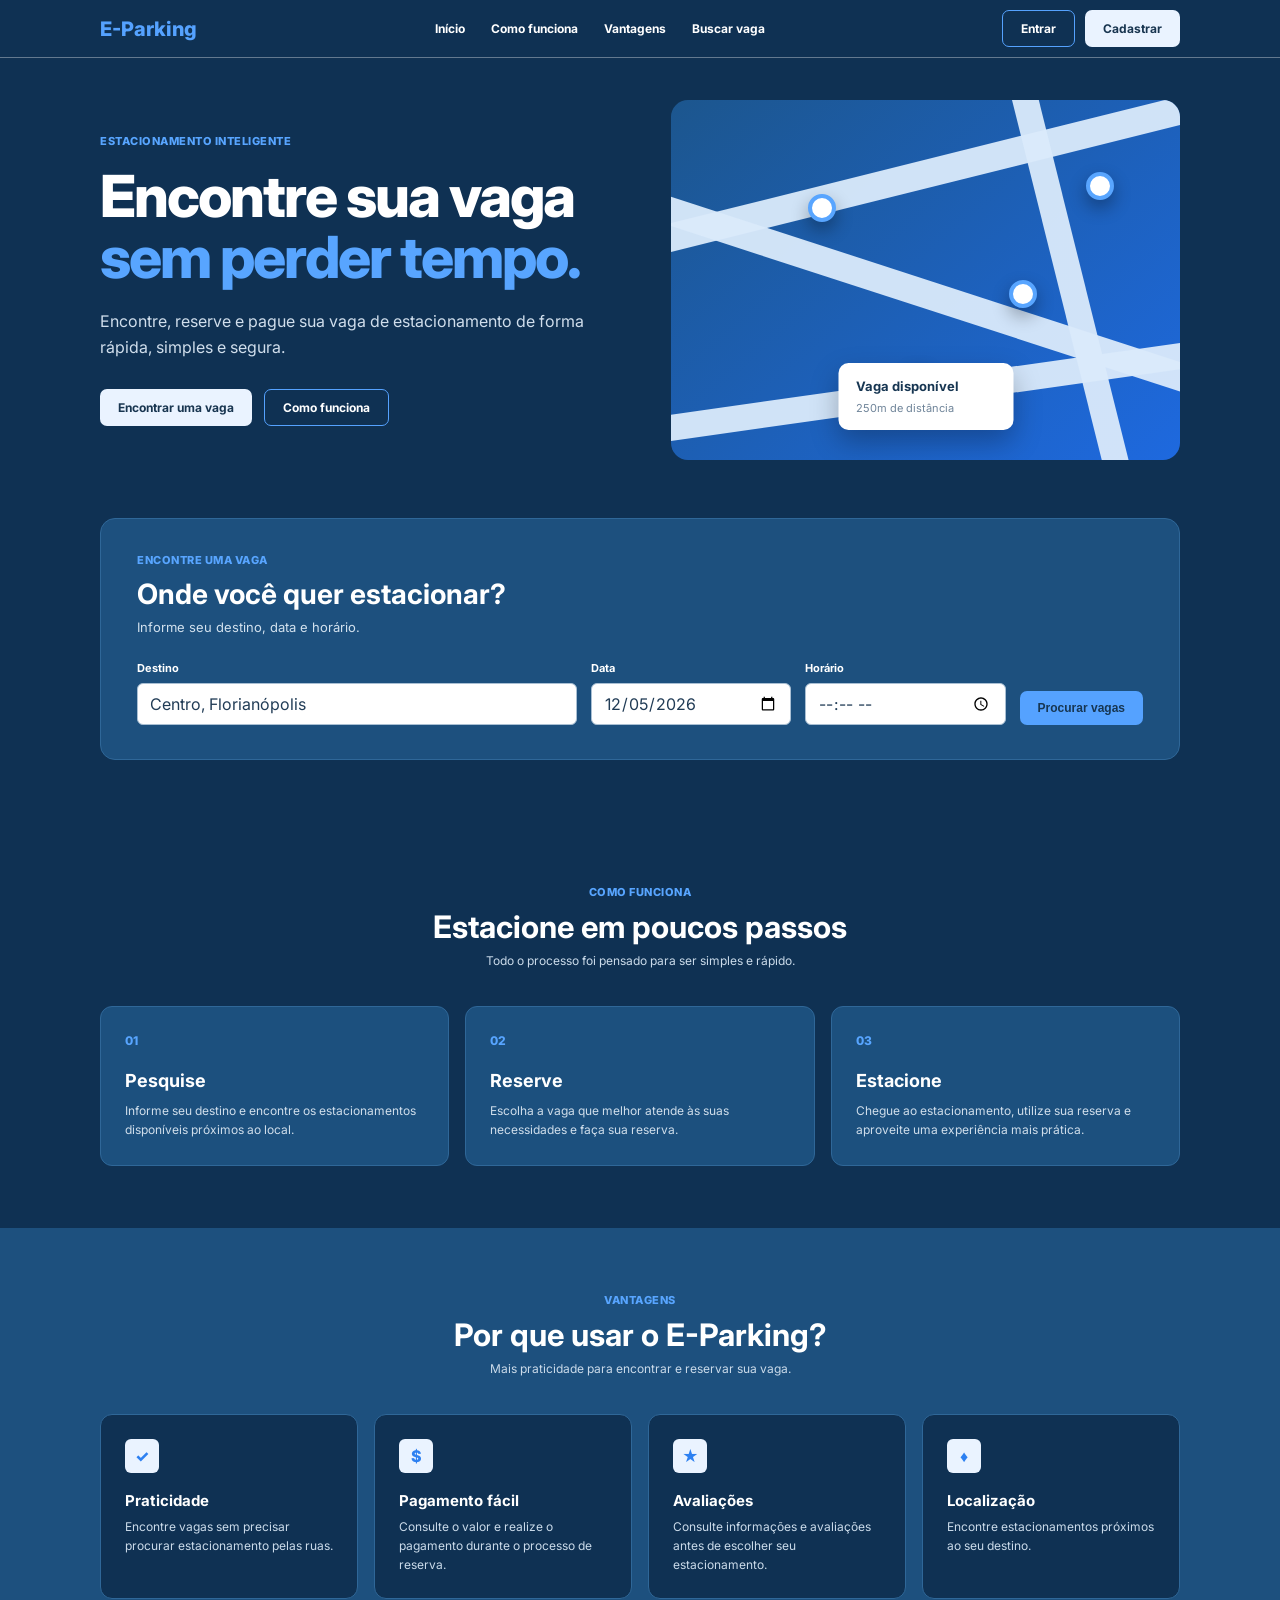
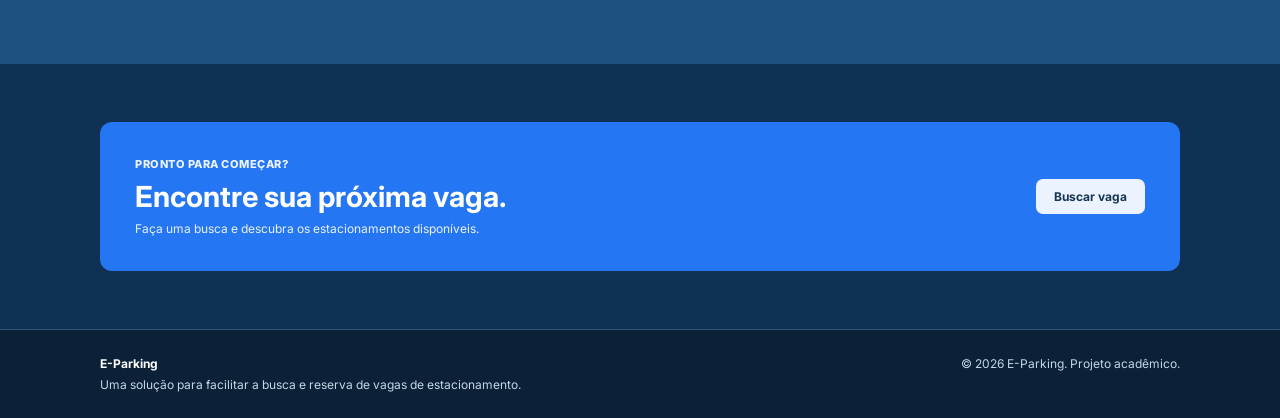
<file: drivers_landing_page/index.html>
<!DOCTYPE html>
<html lang="pt-BR">
<head>
<meta charset="UTF-8">
<meta name="viewport" content="width=device-width,initial-scale=1.0">
<title>E-Parking | Estacione de forma inteligente</title>
<link rel="preconnect" href="https://fonts.googleapis.com">
<link rel="preconnect" href="https://fonts.gstatic.com" crossorigin>
<link href="https://fonts.googleapis.com/css2?family=Inter:wght@400;500;600;700;800&display=swap" rel="stylesheet">
<link rel="stylesheet" href="static/css/index.css">
<link rel="stylesheet" href="static/css/feedback.css">
</head>
<body>
<header class="site-header">
  <div class="container">
    <a class="brand" href="index.html">E-Parking</a>
    <nav class="main-nav">
      <a href="#inicio">Início</a><a href="#como">Como funciona</a><a href="#vantagens">Vantagens</a><a href="#buscar">Buscar vaga</a>
    </nav>
    <div class="main-actions" id="sessionLinks">
      <a class="btn btn-outline" href="pages/login/login.html">Entrar</a>
      <a class="btn btn-light" href="pages/register/register.html">Cadastrar</a>
    </div>
  </div>
</header>

<main>
<section class="hero" id="inicio">
  <div class="container hero-grid">
    <div>
      <div class="eyebrow">Estacionamento inteligente</div>
      <h1>Encontre sua vaga <span>sem perder tempo.</span></h1>
      <p>Encontre, reserve e pague sua vaga de estacionamento de forma rápida, simples e segura.</p>
      <div class="hero-buttons">
        <a class="btn btn-light" href="#buscar">Encontrar uma vaga</a>
        <a class="btn btn-outline" href="#como">Como funciona</a>
      </div>
    </div>
    <div class="hero-map">
      <i class="road r1"></i><i class="road r2"></i><i class="road r3"></i><i class="road r4"></i>
      <i class="pin p1"></i><i class="pin p2"></i><i class="pin p3"></i><i class="pin p4"></i>
      <div class="map-card"><b>Vaga disponível</b><span>250m de distância</span></div>
    </div>
  </div>
</section>

<section class="search-wrap" id="buscar">
  <div class="container">
    <div class="search-card">
      <div class="eyebrow">Encontre uma vaga</div>
      <h2>Onde você quer estacionar?</h2>
      <p>Informe seu destino, data e horário.</p>
      <form class="search-grid" id="searchForm" novalidate>
        <div class="field dest"><label for="destination">Destino</label><input id="destination" value="Centro, Florianópolis" placeholder="Bairro, rua ou ponto de referência"></div>
        <div class="field"><label for="date">Data</label><input type="date" id="date"></div>
        <div class="field"><label for="time">Horário</label><input type="time" id="time"></div>
        <button class="btn btn-blue" type="submit">Procurar vagas</button>
      </form>
    </div>
  </div>
</section>

<section class="steps" id="como">
  <div class="container">
    <div class="section-head"><span class="eyebrow">Como funciona</span><h2>Estacione em poucos passos</h2><p>Todo o processo foi pensado para ser simples e rápido.</p></div>
    <div class="cards3">
      <article class="step-card"><div class="num">01</div><h3>Pesquise</h3><p>Informe seu destino e encontre os estacionamentos disponíveis próximos ao local.</p></article>
      <article class="step-card"><div class="num">02</div><h3>Reserve</h3><p>Escolha a vaga que melhor atende às suas necessidades e faça sua reserva.</p></article>
      <article class="step-card"><div class="num">03</div><h3>Estacione</h3><p>Chegue ao estacionamento, utilize sua reserva e aproveite uma experiência mais prática.</p></article>
    </div>
  </div>
</section>

<section class="benefits" id="vantagens">
  <div class="container">
    <div class="section-head"><span class="eyebrow">Vantagens</span><h2>Por que usar o E-Parking?</h2><p>Mais praticidade para encontrar e reservar sua vaga.</p></div>
    <div class="cards4">
      <article class="benefit-card"><div class="icon-box">✓</div><h3>Praticidade</h3><p>Encontre vagas sem precisar procurar estacionamento pelas ruas.</p></article>
      <article class="benefit-card"><div class="icon-box">$</div><h3>Pagamento fácil</h3><p>Consulte o valor e realize o pagamento durante o processo de reserva.</p></article>
      <article class="benefit-card"><div class="icon-box">★</div><h3>Avaliações</h3><p>Consulte informações e avaliações antes de escolher seu estacionamento.</p></article>
      <article class="benefit-card"><div class="icon-box">♦</div><h3>Localização</h3><p>Encontre estacionamentos próximos ao seu destino.</p></article>
    </div>
  </div>
</section>

<section class="cta"><div class="container"><div class="cta-box"><div><div class="eyebrow">Pronto para começar?</div><h2>Encontre sua próxima vaga.</h2><p>Faça uma busca e descubra os estacionamentos disponíveis.</p></div><a class="btn btn-light" href="#buscar">Buscar vaga</a></div></div></section>
</main>

<footer class="footer"><div class="container"><div><strong>E-Parking</strong><span>Uma solução para facilitar a busca e reserva de vagas de estacionamento.</span></div><div>© 2026 E-Parking. Projeto acadêmico.</div></div></footer>

<script src="static/js/storage.js"></script>
<script src="static/js/validation.js"></script>
<script src="static/js/index.js"></script>
</body>
</html>
</file>
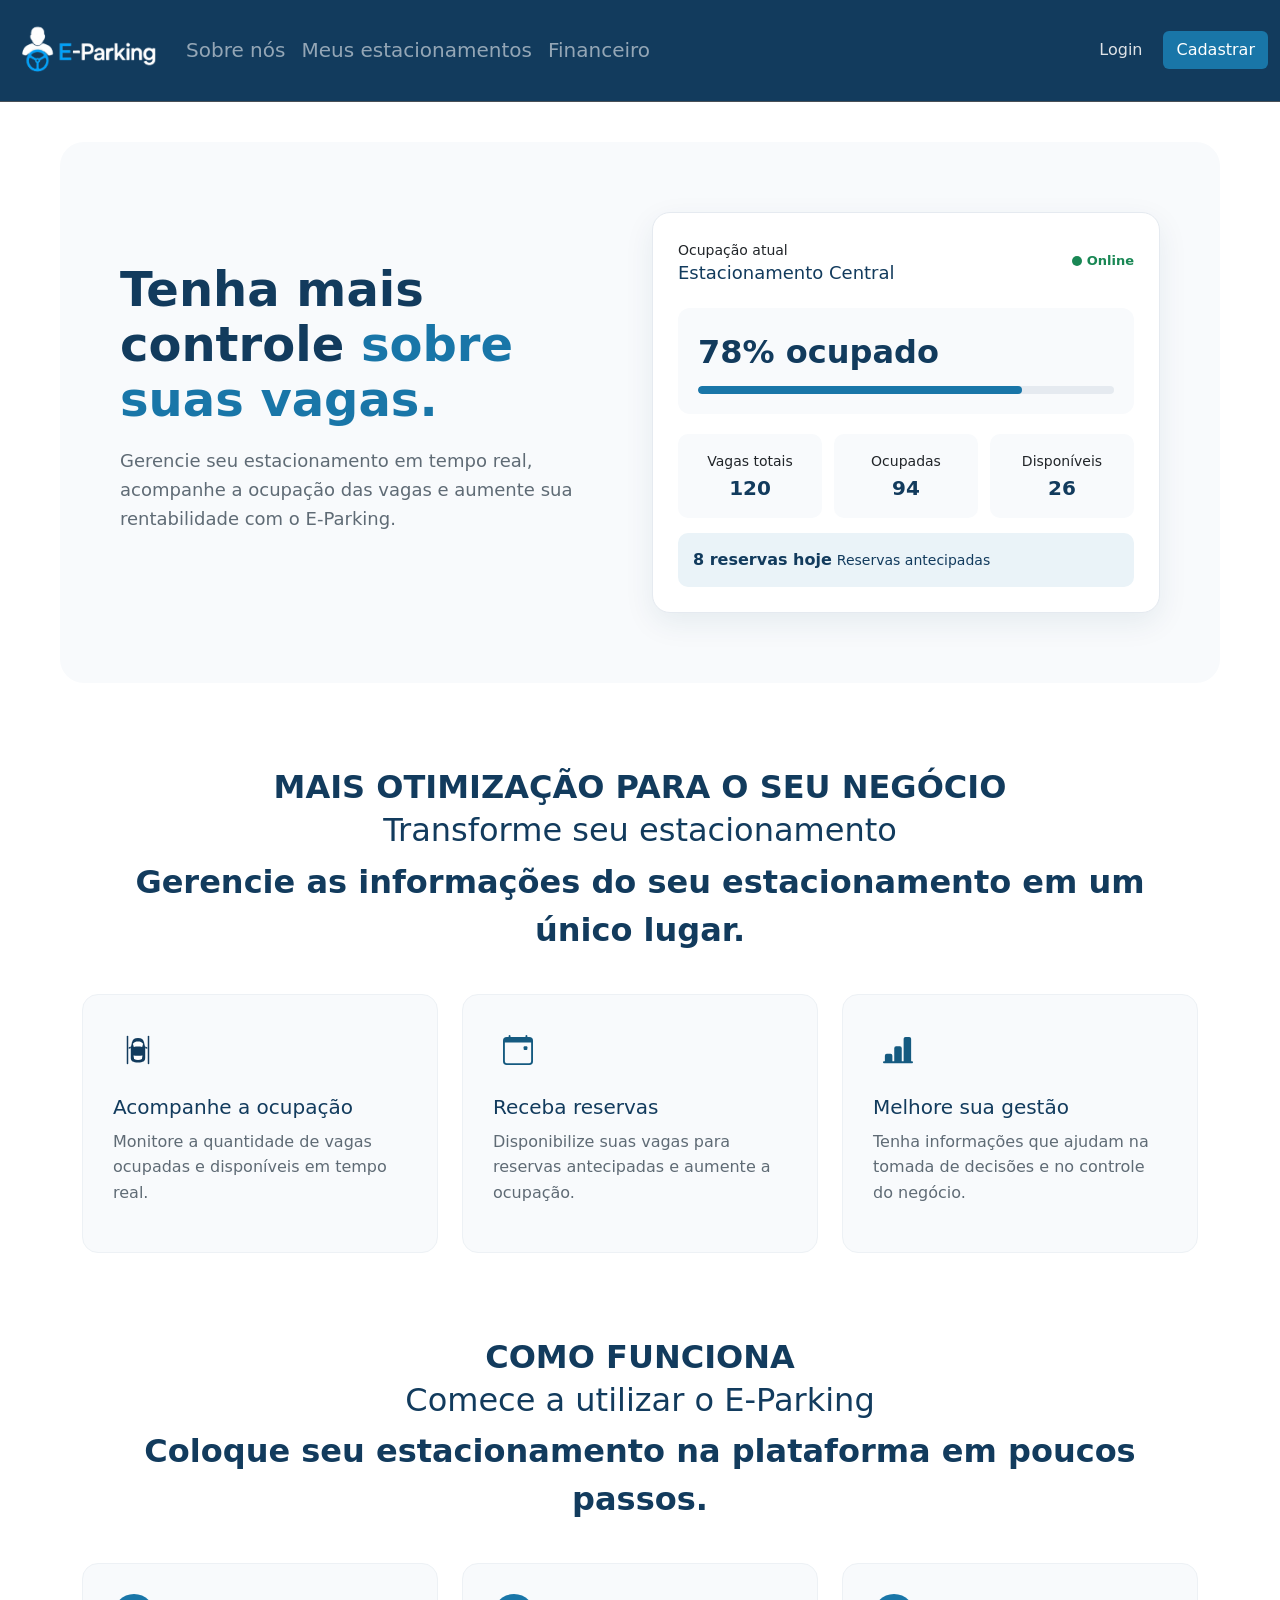
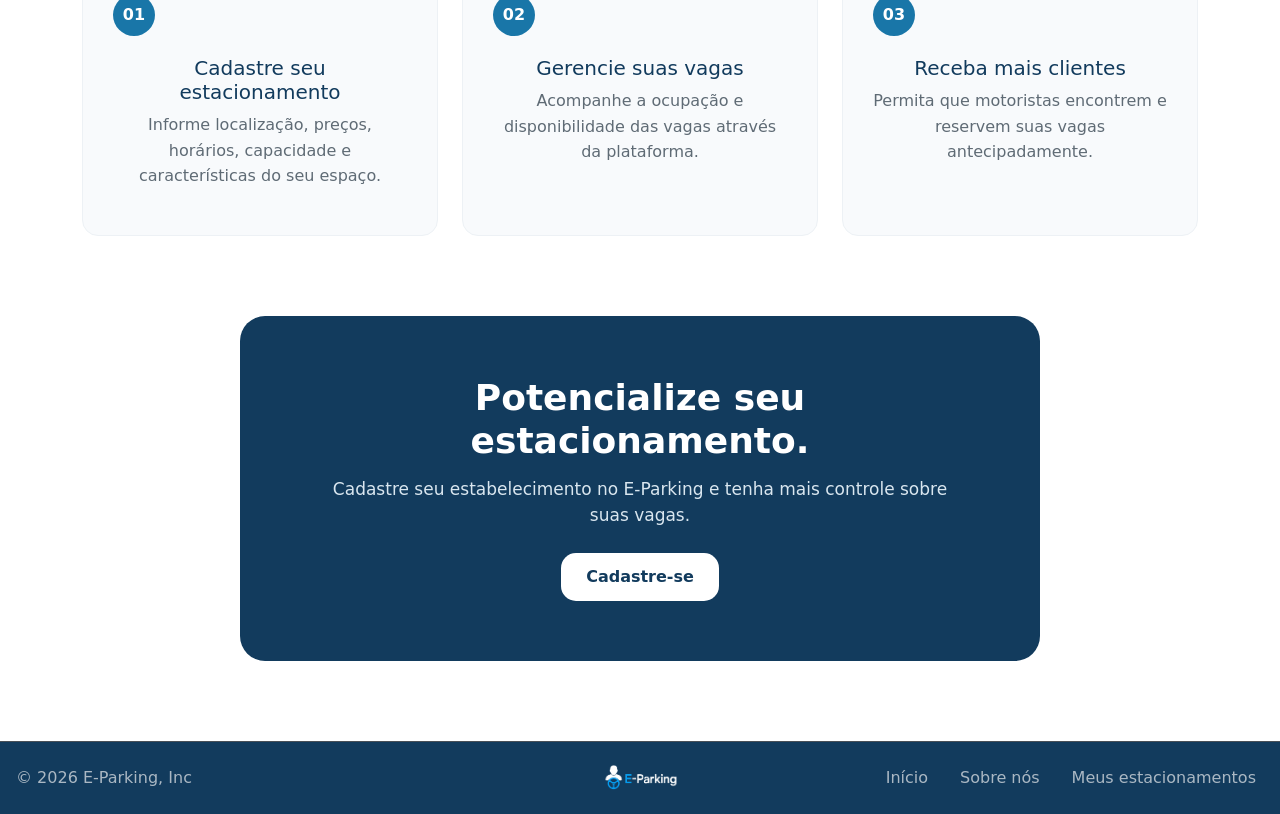
<file: owners_landing_page/index.html>
<!doctype html>
<html lang="pt-br">
  <head>
    <meta charset="UTF-8" />
    <meta name="viewport" content="width=device-width, initial-scale=1.0" />

    <!-- Css -->

    <link rel="stylesheet" href="static\css\index.css" />
    <link rel="stylesheet" href="static/css/navbar.css" />
    <link rel="stylesheet" href="static/css/responsivity.css" />
    <link rel="stylesheet" href="static/css/font.css" />
    <link rel="stylesheet" href="static/css/footer.css" />

    <link
      rel="shortcut icon"
      href="./static/images/icone.png"
      type="image/x-icon"
    />

    <link
      href="https://cdn.jsdelivr.net/npm/bootstrap@5.3.8/dist/css/bootstrap.min.css"
      rel="stylesheet"
      integrity="sha384-sRIl4kxILFvY47J16cr9ZwB07vP4J8+LH7qKQnuqkuIAvNWLzeN8tE5YBujZqJLB"
      crossorigin="anonymous"
    />

    <!-- fonts -->
    <link rel="preconnect" href="https://fonts.googleapis.com" />
    <link rel="preconnect" href="https://fonts.gstatic.com" crossorigin />
    <link
      href="https://fonts.googleapis.com/css2?family=Inter:ital,opsz,wght@0,14..32,100..900;1,14..32,100..900&display=swap"
      rel="stylesheet"
    />

    <title>E-Parking Florianópolis</title>
  </head>
  <body>
    <!-- Header -->
    <header>
      <custom-navbar
        logo="./static/images/icone_e_parking.png"
        cssSrc="static/css/navbar.css"
        active="inicio"
      ></custom-navbar>
    </header>

    <!-- Conteudo principal -->
    <main id="main_container">
      <!-- HERO -->
      <section id="hero">
        <div class="row align-items-center min-vh-75">
          <!-- bloco de informaçoes -->
          <div class="col-lg-6">
            <h1>
              Tenha mais controle
              <span>sobre suas vagas.</span>
            </h1>

            <p class="hero-description">
              Gerencie seu estacionamento em tempo real, acompanhe a ocupação
              das vagas e aumente sua rentabilidade com o E-Parking.
            </p>
          </div>
          <!-- bloco exemplo de gestão-->
          <div class="col-lg-6">
            <div class="card_container">
              <div class="card_header">
                <div>
                  <small>Ocupação atual</small>
                  <h3>Estacionamento Central</h3>
                </div>
                <span class="online-status">
                  <svg
                    xmlns="http://www.w3.org/2000/svg"
                    width="10"
                    height="10"
                    fill="currentColor"
                    class="bi bi-circle-fill"
                    viewBox="0 0 16 16"
                  >
                    <circle cx="8" cy="8" r="8" />
                  </svg>
                  Online
                </span>
              </div>
              <div class="lotacao">
                <div class="numero_lotacao">
                  <strong>78%</strong>
                  <span>ocupado</span>
                </div>
                <div class="barra_lotacao">
                  <div class="prog_lotacao"></div>
                </div>
              </div>
              <div class="card_info_container">
                <div>
                  <small>Vagas totais</small>
                  <strong>120</strong>
                </div>
                <div>
                  <small>Ocupadas</small>
                  <strong>94</strong>
                </div>
                <div>
                  <small>Disponíveis</small>
                  <strong>26</strong>
                </div>
              </div>
              <div class="card_reserva_info_container">
                <div>
                  <i class="bi bi-calendar-check"></i>
                </div>
                <div>
                  <strong>8 reservas hoje</strong>
                  <small> Reservas antecipadas </small>
                </div>
              </div>
            </div>
          </div>
        </div>
      </section>

      <!-- BENEFÍCIOS -->
      <section id="beneficios">
        <div class="container">
          <div class="section-title text-center">
            <span> MAIS OTIMIZAÇÃO PARA O SEU NEGÓCIO </span>

            <h2>Transforme seu estacionamento</h2>

            <p>
              Gerencie as informações do seu estacionamento em um único lugar.
            </p>
          </div>

          <div class="row g-4">
            <div class="col-md-4">
              <div class="feature-card">
                <div class="feature-icon parking-icon">
                  <svg
                    width="36"
                    height="36"
                    viewBox="0 0 120 120"
                    fill="none"
                    xmlns="http://www.w3.org/2000/svg"
                    aria-label="Carro estacionado"
                  >
                    <!-- Linha esquerda da vaga -->
                    <path
                      d="M25 15V105"
                      stroke="currentColor"
                      stroke-width="5"
                      stroke-linecap="round"
                    />

                    <!-- Linha direita da vaga -->
                    <path
                      d="M95 15V105"
                      stroke="currentColor"
                      stroke-width="5"
                      stroke-linecap="round"
                    />

                    <!-- Carro -->
                    <path
                      d="M60 20
       C48 20 42 25 40 34
       L36 52
       V87
       C36 97 43 102 60 102
       C77 102 84 97 84 87
       V52
       L80 34
       C78 25 72 20 60 20Z"
                      fill="currentColor"
                    />

                    <!-- Para-brisa -->
                    <path
                      d="M43 39
       C47 34 53 32 60 32
       C67 32 73 34 77 39
       L74 50
       C66 48 54 48 46 50
       L43 39Z"
                      fill="white"
                    />

                    <!-- Janela traseira -->
                    <path
                      d="M45 78
       C53 80 67 80 75 78
       L73 90
       C66 94 54 94 47 90
       L45 78Z"
                      fill="white"
                    />

                    <!-- Retrovisores -->
                    <path
                      d="M36 48L30 51C28 52 28 55 30 56L36 54V48Z"
                      fill="currentColor"
                    />

                    <path
                      d="M84 48L90 51C92 52 92 55 90 56L84 54V48Z"
                      fill="currentColor"
                    />
                  </svg>
                </div>

                <h3>Acompanhe a ocupação</h3>

                <p>
                  Monitore a quantidade de vagas ocupadas e disponíveis em tempo
                  real.
                </p>
              </div>
            </div>

            <div class="col-md-4">
              <div class="feature-card">
                <div class="feature-icon">
                  <svg
                    xmlns="http://www.w3.org/2000/svg"
                    width="30"
                    height="30"
                    fill="currentColor"
                    class="bi bi-calendar-event"
                    viewBox="0 0 16 16"
                  >
                    <path
                      d="M11 6.5a.5.5 0 0 1 .5-.5h1a.5.5 0 0 1 .5.5v1a.5.5 0 0 1-.5.5h-1a.5.5 0 0 1-.5-.5z"
                    />
                    <path
                      d="M3.5 0a.5.5 0 0 1 .5.5V1h8V.5a.5.5 0 0 1 1 0V1h1a2 2 0 0 1 2 2v11a2 2 0 0 1-2 2H2a2 2 0 0 1-2-2V3a2 2 0 0 1 2-2h1V.5a.5.5 0 0 1 .5-.5M1 4v10a1 1 0 0 0 1 1h12a1 1 0 0 0 1-1V4z"
                    />
                  </svg>
                </div>

                <h3>Receba reservas</h3>

                <p>
                  Disponibilize suas vagas para reservas antecipadas e aumente a
                  ocupação.
                </p>
              </div>
            </div>

            <div class="col-md-4">
              <div class="feature-card">
                <div class="feature-icon">
                  <svg
                    xmlns="http://www.w3.org/2000/svg"
                    width="30"
                    height="30"
                    fill="currentColor"
                    class="bi bi-bar-chart-line-fill"
                    viewBox="0 0 16 16"
                  >
                    <path
                      d="M11 2a1 1 0 0 1 1-1h2a1 1 0 0 1 1 1v12h.5a.5.5 0 0 1 0 1H.5a.5.5 0 0 1 0-1H1v-3a1 1 0 0 1 1-1h2a1 1 0 0 1 1 1v3h1V7a1 1 0 0 1 1-1h2a1 1 0 0 1 1 1v7h1z"
                    />
                  </svg>
                </div>

                <h3>Melhore sua gestão</h3>

                <p>
                  Tenha informações que ajudam na tomada de decisões e no
                  controle do negócio.
                </p>
              </div>
            </div>
          </div>
        </div>
      </section>

      <!-- COMO FUNCIONA -->
      <section id="como-funciona">
        <div class="container">
          <div class="section-title text-center">
            <span> COMO FUNCIONA </span>

            <h2>Comece a utilizar o E-Parking</h2>

            <p>Coloque seu estacionamento na plataforma em poucos passos.</p>
          </div>

          <div class="row g-4 text-center">
            <div class="col-md-4">
              <div class="step">
                <div class="step-number">01</div>

                <h3>Cadastre seu estacionamento</h3>

                <p>
                  Informe localização, preços, horários, capacidade e
                  características do seu espaço.
                </p>
              </div>
            </div>

            <div class="col-md-4">
              <div class="step">
                <div class="step-number">02</div>

                <h3>Gerencie suas vagas</h3>

                <p>
                  Acompanhe a ocupação e disponibilidade das vagas através da
                  plataforma.
                </p>
              </div>
            </div>

            <div class="col-md-4">
              <div class="step">
                <div class="step-number">03</div>

                <h3>Receba mais clientes</h3>

                <p>
                  Permita que motoristas encontrem e reservem suas vagas
                  antecipadamente.
                </p>
              </div>
            </div>
          </div>
        </div>
      </section>

      <!-- CTA -->
      <section id="cta">
        <div class="container">
          <div class="cta-content text-center">
            <h2>Potencialize seu estacionamento.</h2>

            <p>
              Cadastre seu estabelecimento no E-Parking e tenha mais controle
              sobre suas vagas.
            </p>

            <a
              href="./pages/register/resgister.html"
              class="btn-eparking-light text-decoration-none"
            >
              Cadastre-se
            </a>
          </div>
        </div>
      </section>
    </main>

    <!-- footer -->
    <!--
    <footer
      id="foo_ter"
      class="d-flex flex-wrap justify-content-between align-items-center px-3 py-3 border-top"
      data-bs-theme="dark"
    >
      <p id="flori_tm" class="col-md-4 mb-0 text-body-secondary">
        © 2026 E-Parking, Inc
      </p>
      <a
        href="/"
        class="col-md-4 d-flex align-items-center justify-content-center mb-3 mb-md-0 me-md-auto link-body-emphasis text-decoration-none"
        aria-label="Bootstrap"
      >
        <img
          src="./static/images/icone_e_parking.png"
          id="logo_footer"
          class="logo"
          alt="logo"
        />
      </a>
      <ul id="footer_nav" class="nav col-md-4 justify-content-end">
        <li class="nav-item">
          <a href="./index.html" class="nav-link px-2 text-body-secondary"
            >Inicio</a
          >
        </li>
        <li class="nav-item">
          <a
            href="./pages/about_Us/about_Us.html"
            class="nav-link px-2 text-body-secondary"
            >Sobre nós</a
          >
        </li>
        <li class="nav-item">
          <a
            href="./pages/meus_estacionamentos/"
            class="nav-link px-2 text-body-secondary"
            >Meus estacionamentos</a
          >
        </li>
      </ul>
    </footer> -->

    <custom-footer
      logo="./static/images/icone_e_parking.png"
      cssSrc="static/css/footer.css"
    ></custom-footer>

    <!-- Scripts -->

    <script
      src="https://cdn.jsdelivr.net/npm/bootstrap@5.3.8/dist/js/bootstrap.bundle.min.js"
      integrity="sha384-FKyoEForCGlyvwx9Hj09JcYn3nv7wiPVlz7YYwJrWVcXK/BmnVDxM+D2scQbITxI"
      crossorigin="anonymous"
    ></script>

    <script src="./static/components/footer.js"></script>

    <script src="./static/components/navbar.js"></script>
  </body>
</html>
</file>
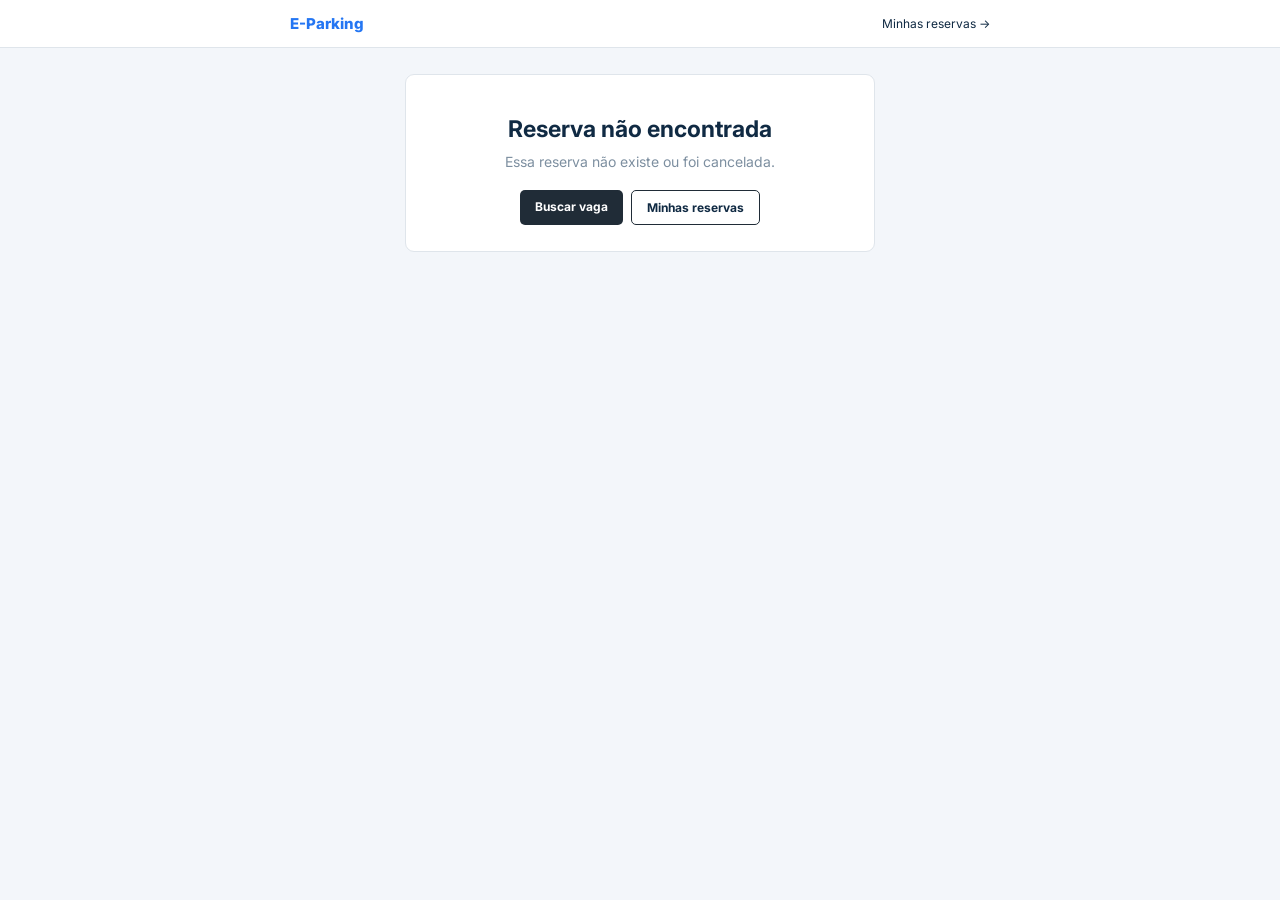
<file: drivers_landing_page/pages/confirmation/confirmation.html>
<!DOCTYPE html>
<html lang="pt-BR">
<head>
<meta charset="UTF-8">
<meta name="viewport" content="width=device-width,initial-scale=1.0">
<title>Reserva confirmada | E-Parking</title>
<link rel="preconnect" href="https://fonts.googleapis.com">
<link rel="preconnect" href="https://fonts.gstatic.com" crossorigin>
<link href="https://fonts.googleapis.com/css2?family=Inter:wght@400;500;600;700;800&display=swap" rel="stylesheet">
<link rel="stylesheet" href="confirmation.css">
</head>
<body>
<header class="top"><div class="inner"><a class="brand" href="../../index.html">E-Parking</a><a class="back" href="../reservations/reservations.html">Minhas reservas →</a></div></header>

<main class="wrap">
  <section class="card" id="reservationCard">
    <div class="check">✓</div>
    <h1>Reserva confirmada!</h1>
    <div class="sub">Sua vaga foi reservada com sucesso. Apresente o QR Code ao chegar ao estacionamento.</div>
    <div class="code">Código da reserva: <span id="code">—</span></div>

    <div class="details">
      <div class="qr" aria-label="QR Code da reserva"></div>
      <div class="box">
        <h2>Detalhes da reserva</h2>
        <div class="row"><span>Estacionamento</span><b id="parkingName">—</b></div>
        <div class="row"><span>Endereço</span><b id="address">—</b></div>
        <div class="row"><span>Data</span><b id="date">—</b></div>
        <div class="row"><span>Horário</span><b id="time">—</b></div>
        <div class="row"><span>Duração</span><b id="hours">—</b></div>
        <div class="row"><span>Pagamento</span><b id="payment">—</b></div>
        <div class="paid"><span id="totalLabel">Total pago</span><b id="total">—</b></div>
      </div>
    </div>

    <div class="note"><b>Ao chegar ao estacionamento</b><p>Apresente o QR Code ou informe o código da reserva na entrada. A equipe do estacionamento poderá confirmar sua reserva.</p></div>
    <div class="actions"><a class="btn dark" href="../../index.html">Voltar para início</a><a class="btn outline" href="../reservations/reservations.html">Minhas reservas</a></div>
  </section>

  <section class="card" id="notFound" hidden>
    <h1>Reserva não encontrada</h1>
    <div class="sub">Essa reserva não existe ou foi cancelada.</div>
    <div class="actions"><a class="btn dark" href="../../index.html#buscar">Buscar vaga</a><a class="btn outline" href="../reservations/reservations.html">Minhas reservas</a></div>
  </section>
</main>

<script src="../../static/js/storage.js"></script>
<script src="confirmation.js"></script>
</body>
</html>
</file>
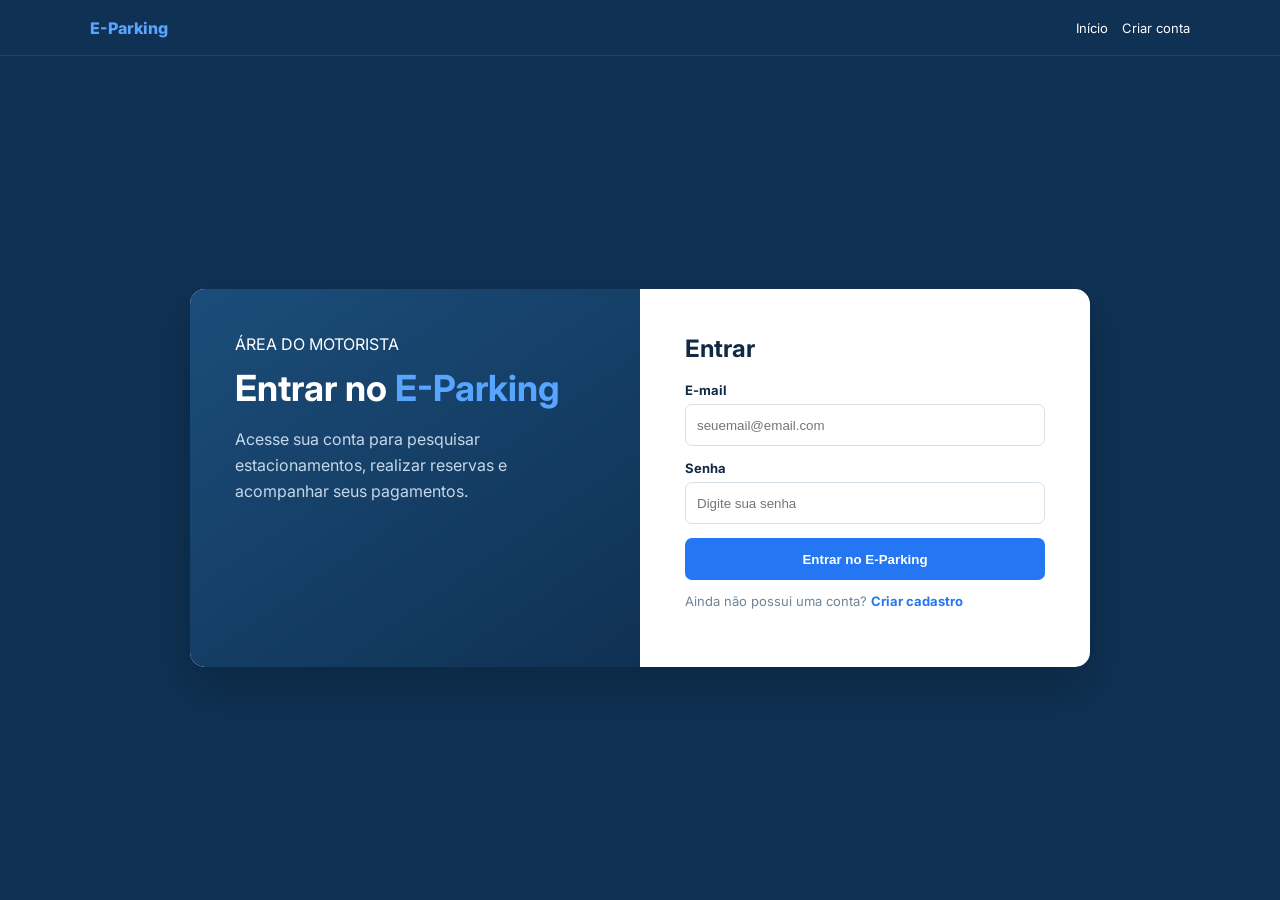
<file: drivers_landing_page/pages/login/login.html>
<!DOCTYPE html>
<html lang="pt-BR">
<head>
<meta charset="UTF-8">
<meta name="viewport" content="width=device-width,initial-scale=1.0">
<title>Login | E-Parking</title>
<link rel="preconnect" href="https://fonts.googleapis.com">
<link rel="preconnect" href="https://fonts.gstatic.com" crossorigin>
<link href="https://fonts.googleapis.com/css2?family=Inter:wght@400;500;600;700;800&display=swap" rel="stylesheet">
<link rel="stylesheet" href="login.css">
<link rel="stylesheet" href="../../static/css/feedback.css">
</head>
<body>
<header class="nav">
  <a class="brand" href="../../index.html">E-Parking</a>
  <div class="links"><a href="../../index.html">Início</a><a id="registerLink" href="../register/register.html">Criar conta</a></div>
</header>
<main class="wrap">
  <div class="auth">
    <section class="info">
      <div>ÁREA DO MOTORISTA</div>
      <h1>Entrar no <span>E-Parking</span></h1>
      <p>Acesse sua conta para pesquisar estacionamentos, realizar reservas e acompanhar seus pagamentos.</p>
    </section>
    <section class="form">
      <h2>Entrar</h2>
      <p id="formMessage" class="form-message" hidden></p>
      <form id="loginForm" novalidate>
        <div class="field"><label for="email">E-mail</label><input type="email" id="email" autocomplete="email" placeholder="seuemail@email.com"></div>
        <div class="field"><label for="password">Senha</label><input type="password" id="password" autocomplete="current-password" placeholder="Digite sua senha"></div>
        <button class="btn" type="submit">Entrar no E-Parking</button>
      </form>
      <p class="small">Ainda não possui uma conta? <a id="registerLinkBottom" href="../register/register.html">Criar cadastro</a></p>
    </section>
  </div>
</main>
<script src="../../static/js/storage.js"></script>
<script src="../../static/js/validation.js"></script>
<script src="login.js"></script>
</body>
</html>
</file>
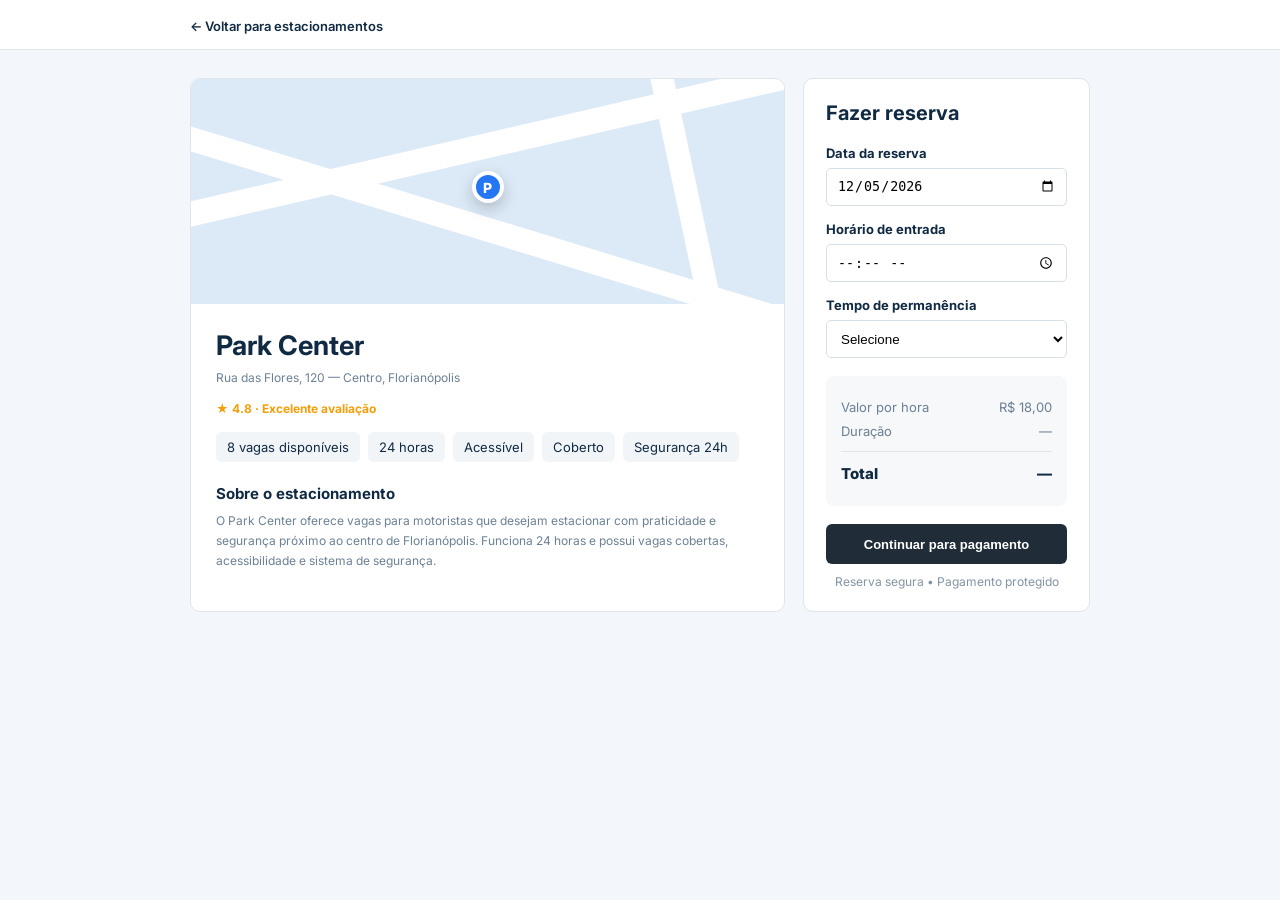
<file: drivers_landing_page/pages/parking/parking.html>
<!DOCTYPE html>
<html lang="pt-BR">
<head>
<meta charset="UTF-8">
<meta name="viewport" content="width=device-width,initial-scale=1.0">
<title>Estacionamento | E-Parking</title>
<link rel="preconnect" href="https://fonts.googleapis.com">
<link rel="preconnect" href="https://fonts.gstatic.com" crossorigin>
<link href="https://fonts.googleapis.com/css2?family=Inter:wght@400;500;600;700;800&display=swap" rel="stylesheet">
<link rel="stylesheet" href="parking.css">
<link rel="stylesheet" href="../../static/css/feedback.css">
</head>
<body>
<header class="topbar"><div class="container"><a class="back" id="backLink" href="../results/results.html">← Voltar para estacionamentos</a></div></header>

<main class="wrap">
  <div class="container grid">
    <section class="card">
      <div class="map"><i class="road r1"></i><i class="road r2"></i><i class="road r3"></i><div class="pin">P</div></div>
      <div class="content">
        <h1 id="parkingName">Park Center</h1>
        <p id="address">Rua das Flores, 120 — Centro, Florianópolis</p>
        <div class="rating" id="rating">★ 4.8</div>
        <div class="chips" id="chips"></div>
        <h3>Sobre o estacionamento</h3>
        <p class="desc" id="description"></p>
      </div>
    </section>

    <aside class="card booking">
      <h2>Fazer reserva</h2>
      <form id="bookingForm" novalidate>
        <div class="field"><label for="date">Data da reserva</label><input type="date" id="date"></div>
        <div class="field"><label for="time">Horário de entrada</label><input type="time" id="time"></div>
        <div class="field">
          <label for="hours">Tempo de permanência</label>
          <select id="hours">
            <option value="">Selecione</option>
            <option value="1">1 hora</option>
            <option value="2">2 horas</option>
            <option value="3">3 horas</option>
            <option value="4">4 horas</option>
            <option value="6">6 horas</option>
            <option value="8">8 horas</option>
          </select>
        </div>
        <div class="summary">
          <div class="row"><span>Valor por hora</span><span id="priceText">R$ 18,00</span></div>
          <div class="row"><span>Duração</span><span id="durationText">—</span></div>
          <div class="row total"><span>Total</span><span id="totalText">—</span></div>
        </div>
        <button class="btn" type="submit">Continuar para pagamento</button>
        <div class="note">Reserva segura • Pagamento protegido</div>
      </form>
    </aside>
  </div>
</main>

<script src="../../static/js/storage.js"></script>
<script src="../../static/js/validation.js"></script>
<script src="../../static/js/parkings.js"></script>
<script src="parking.js"></script>
</body>
</html>
</file>
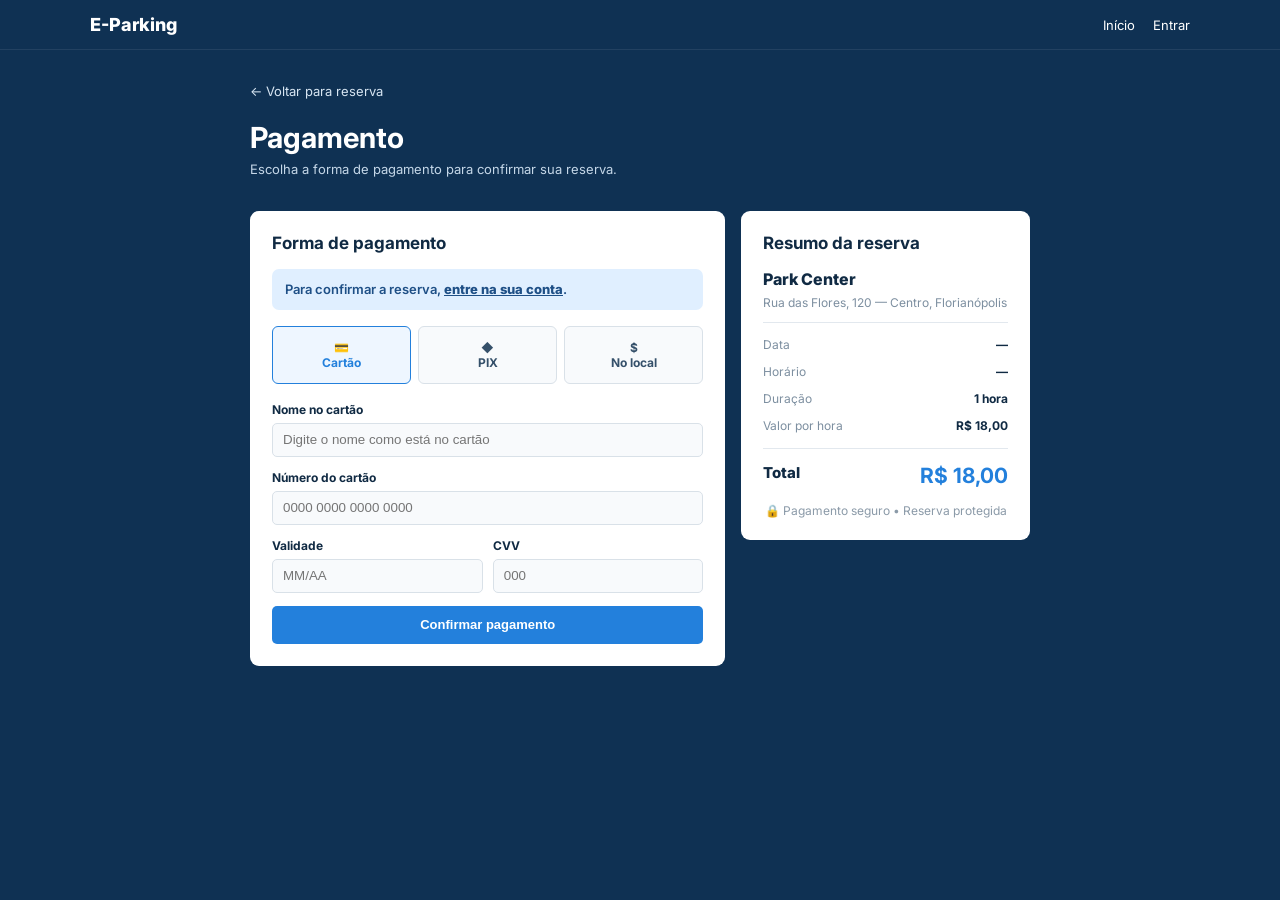
<file: drivers_landing_page/pages/payment/payment.html>
<!DOCTYPE html>
<html lang="pt-BR">
<head>
<meta charset="UTF-8">
<meta name="viewport" content="width=device-width,initial-scale=1.0">
<title>Pagamento | E-Parking</title>
<link rel="preconnect" href="https://fonts.googleapis.com">
<link rel="preconnect" href="https://fonts.gstatic.com" crossorigin>
<link href="https://fonts.googleapis.com/css2?family=Inter:wght@400;500;600;700;800&display=swap" rel="stylesheet">
<link rel="stylesheet" href="payment.css">
<link rel="stylesheet" href="../../static/css/feedback.css">
</head>
<body>
<header class="nav">
  <a class="brand" href="../../index.html">E-Parking</a>
  <nav class="links" id="sessionLinks"><a href="../../index.html">Início</a><a href="../login/login.html">Entrar</a></nav>
</header>

<div class="container header">
  <a class="back" id="backLink" href="../parking/parking.html">← Voltar para reserva</a>
  <h1>Pagamento</h1>
  <p>Escolha a forma de pagamento para confirmar sua reserva.</p>
</div>

<main class="container grid">
  <section class="card">
    <h2>Forma de pagamento</h2>
    <p id="formMessage" class="form-message" hidden></p>
    <div class="methods" role="group" aria-label="Forma de pagamento">
      <button type="button" class="method active" data-method="Cartão" aria-pressed="true">💳<br>Cartão</button>
      <button type="button" class="method" data-method="PIX" aria-pressed="false">◆<br>PIX</button>
      <button type="button" class="method" data-method="No local" aria-pressed="false">$<br>No local</button>
    </div>

    <form id="paymentForm" novalidate>
      <div id="cardFields">
        <div class="field"><label for="cardName">Nome no cartão</label><input id="cardName" autocomplete="cc-name" placeholder="Digite o nome como está no cartão"></div>
        <div class="field"><label for="cardNumber">Número do cartão</label><input id="cardNumber" inputmode="numeric" autocomplete="cc-number" placeholder="0000 0000 0000 0000"></div>
        <div class="twocol">
          <div class="field"><label for="cardExpiry">Validade</label><input id="cardExpiry" inputmode="numeric" autocomplete="cc-exp" placeholder="MM/AA"></div>
          <div class="field"><label for="cardCvv">CVV</label><input id="cardCvv" inputmode="numeric" autocomplete="cc-csc" placeholder="000" maxlength="3"></div>
        </div>
      </div>
      <div class="method-info" id="pixInfo" hidden>Ao confirmar, a reserva fica registrada e o QR Code do PIX é gerado para pagamento.</div>
      <div class="method-info" id="localInfo" hidden>Você paga direto no estacionamento, na entrada. A vaga fica reservada até o horário escolhido.</div>
      <button id="payBtn" class="btn" type="submit">Confirmar pagamento</button>
    </form>
  </section>

  <aside class="card">
    <h2 class="summary-title">Resumo da reserva</h2>
    <div class="parking" id="parkingName">Park Center</div>
    <div class="address" id="address">Rua das Flores, 120 — Centro, Florianópolis</div>
    <div class="row"><span>Data</span><b id="date">—</b></div>
    <div class="row"><span>Horário</span><b id="time">—</b></div>
    <div class="row"><span>Duração</span><b id="hours">—</b></div>
    <div class="row"><span>Valor por hora</span><b id="price">—</b></div>
    <div class="row total"><span>Total</span><strong id="total">—</strong></div>
    <div class="secure">🔒 Pagamento seguro • Reserva protegida</div>
  </aside>
</main>

<script src="../../static/js/storage.js"></script>
<script src="../../static/js/validation.js"></script>
<script src="../../static/js/parkings.js"></script>
<script src="payment.js"></script>
</body>
</html>
</file>
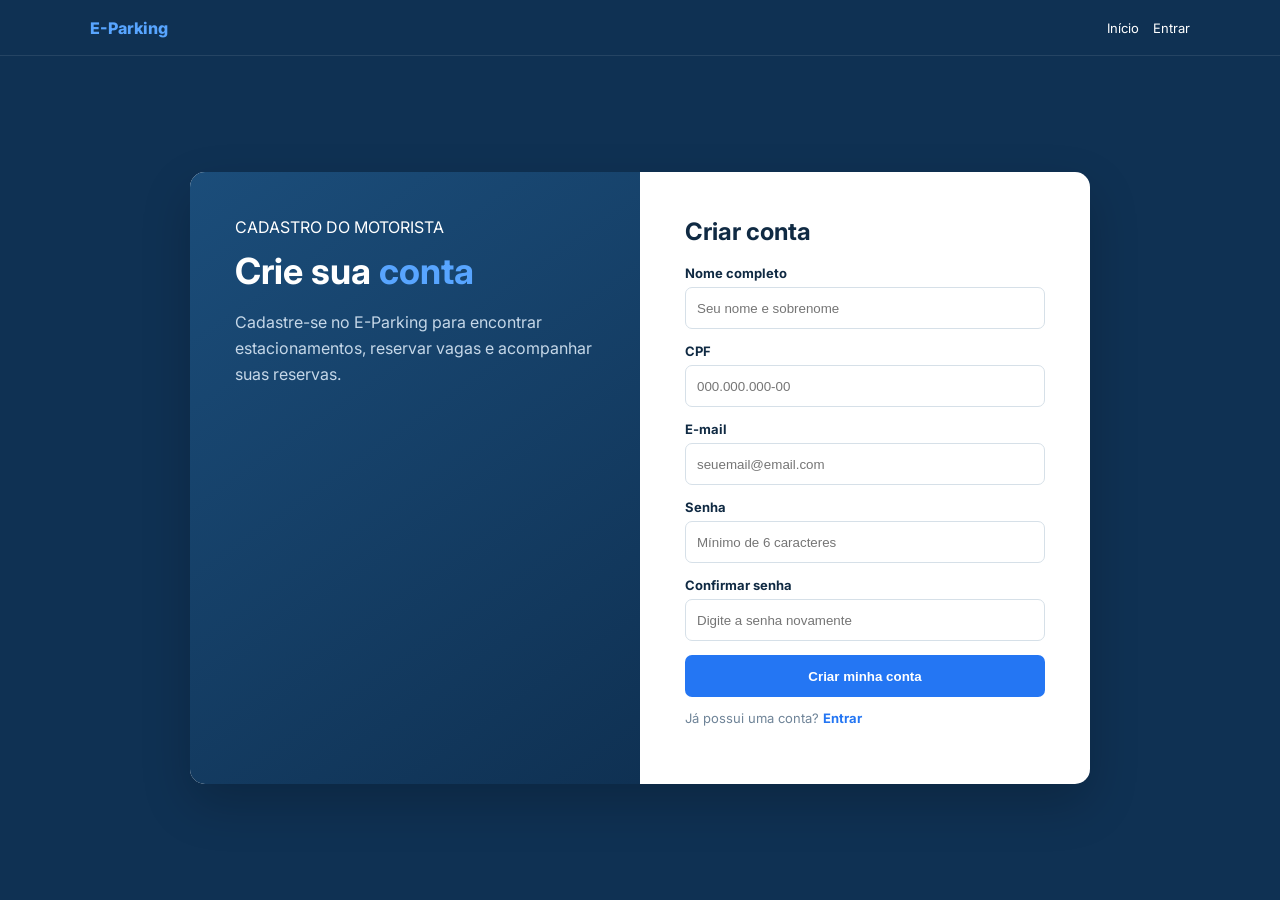
<file: drivers_landing_page/pages/register/register.html>
<!DOCTYPE html>
<html lang="pt-BR">
<head>
<meta charset="UTF-8">
<meta name="viewport" content="width=device-width,initial-scale=1.0">
<title>Cadastro | E-Parking</title>
<link rel="preconnect" href="https://fonts.googleapis.com">
<link rel="preconnect" href="https://fonts.gstatic.com" crossorigin>
<link href="https://fonts.googleapis.com/css2?family=Inter:wght@400;500;600;700;800&display=swap" rel="stylesheet">
<link rel="stylesheet" href="register.css">
<link rel="stylesheet" href="../../static/css/feedback.css">
</head>
<body>
<header class="nav">
  <a class="brand" href="../../index.html">E-Parking</a>
  <div class="links"><a href="../../index.html">Início</a><a id="loginLink" href="../login/login.html">Entrar</a></div>
</header>
<main class="wrap">
  <div class="auth">
    <section class="info">
      <div>CADASTRO DO MOTORISTA</div>
      <h1>Crie sua <span>conta</span></h1>
      <p>Cadastre-se no E-Parking para encontrar estacionamentos, reservar vagas e acompanhar suas reservas.</p>
    </section>
    <section class="form">
      <h2>Criar conta</h2>
      <form id="registerForm" novalidate>
        <div class="field"><label for="fullName">Nome completo</label><input id="fullName" autocomplete="name" placeholder="Seu nome e sobrenome"></div>
        <div class="field"><label for="cpf">CPF</label><input id="cpf" inputmode="numeric" placeholder="000.000.000-00"></div>
        <div class="field"><label for="email">E-mail</label><input type="email" id="email" autocomplete="email" placeholder="seuemail@email.com"></div>
        <div class="field"><label for="password">Senha</label><input type="password" id="password" autocomplete="new-password" placeholder="Mínimo de 6 caracteres"></div>
        <div class="field"><label for="confirmPassword">Confirmar senha</label><input type="password" id="confirmPassword" autocomplete="new-password" placeholder="Digite a senha novamente"></div>
        <button class="btn" type="submit">Criar minha conta</button>
      </form>
      <p class="small">Já possui uma conta? <a id="loginLinkBottom" href="../login/login.html">Entrar</a></p>
    </section>
  </div>
</main>
<script src="../../static/js/storage.js"></script>
<script src="../../static/js/validation.js"></script>
<script src="register.js"></script>
</body>
</html>
</file>
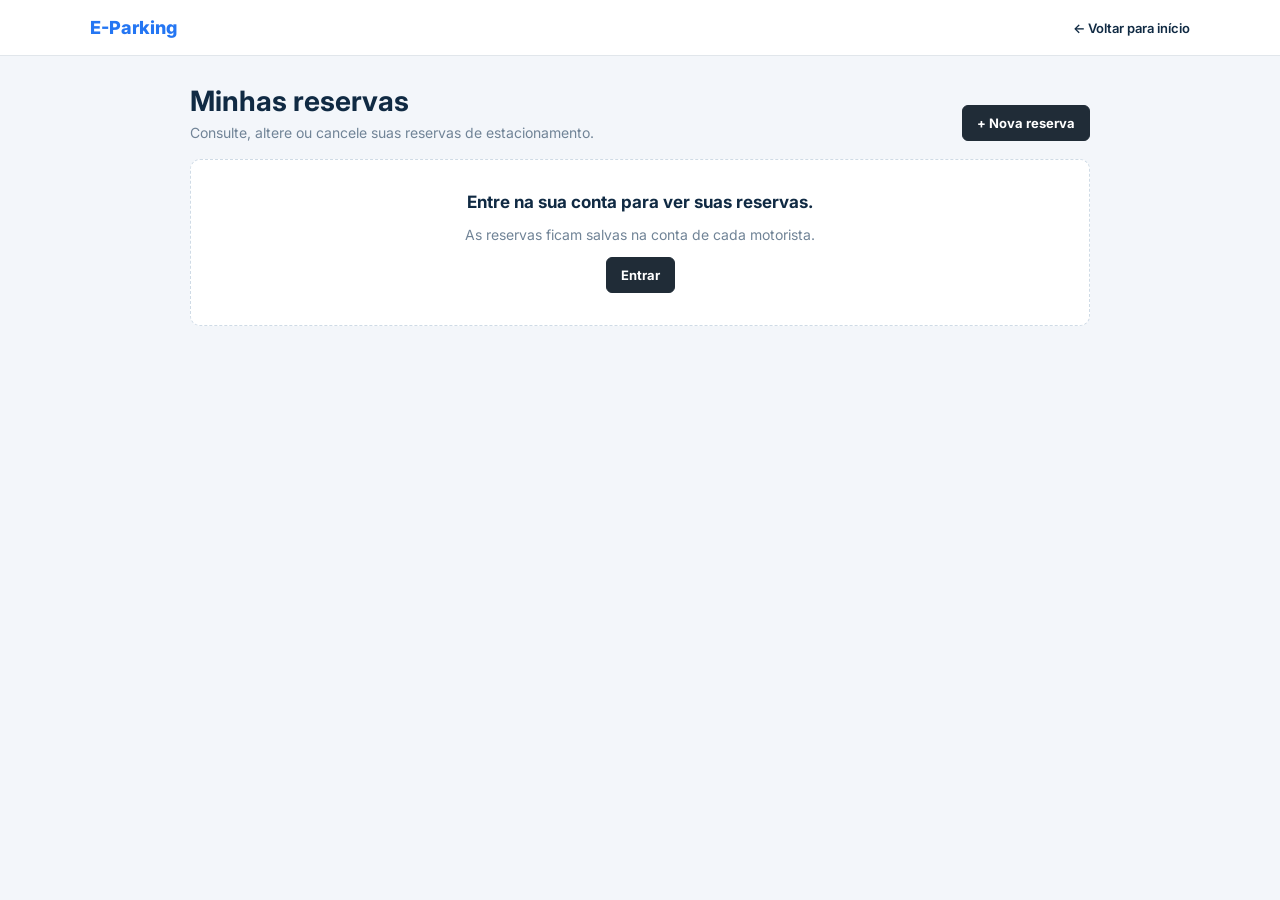
<file: drivers_landing_page/pages/reservations/reservations.html>
<!DOCTYPE html>
<html lang="pt-BR">
<head>
<meta charset="UTF-8">
<meta name="viewport" content="width=device-width,initial-scale=1.0">
<title>Minhas reservas | E-Parking</title>
<link rel="preconnect" href="https://fonts.googleapis.com">
<link rel="preconnect" href="https://fonts.gstatic.com" crossorigin>
<link href="https://fonts.googleapis.com/css2?family=Inter:wght@400;500;600;700;800&display=swap" rel="stylesheet">
<link rel="stylesheet" href="reservations.css">
<link rel="stylesheet" href="../../static/css/feedback.css">
</head>
<body>
<header class="nav">
  <a class="brand" href="../../index.html">E-Parking</a>
  <nav class="links" id="sessionLinks"><a href="../../index.html">← Voltar para início</a></nav>
</header>

<main class="main">
  <div class="container">
    <div class="page-head">
      <div>
        <h1>Minhas reservas</h1>
        <p id="subtitle">Consulte, altere ou cancele suas reservas de estacionamento.</p>
      </div>
      <a class="btn" href="../../index.html#buscar">+ Nova reserva</a>
    </div>

    <p id="pageMessage" class="form-message" hidden></p>
    <div id="reservationList"></div>

    <div class="empty" id="emptyState" hidden>
      <b>Você ainda não tem reservas.</b>
      <p>Busque um estacionamento perto do seu destino e reserve sua vaga.</p>
      <a class="btn" href="../../index.html#buscar">Buscar vaga</a>
    </div>

    <div class="empty" id="loginRequired" hidden>
      <b>Entre na sua conta para ver suas reservas.</b>
      <p>As reservas ficam salvas na conta de cada motorista.</p>
      <a class="btn" href="../login/login.html?next=..%2Freservations%2Freservations.html">Entrar</a>
    </div>
  </div>
</main>

<template id="reservationTemplate">
  <article class="card">
    <div class="top">
      <div><b class="parking-name"></b><p class="address"></p></div>
      <span class="status"></span>
    </div>
    <div class="meta">
      <div><small>Data</small><b class="date"></b></div>
      <div><small>Horário</small><b class="time"></b></div>
      <div><small>Duração</small><b class="hours"></b></div>
      <div><small>Pagamento</small><b class="payment"></b></div>
    </div>

    <form class="edit-form" novalidate hidden>
      <label class="field"><span>Data</span><input type="date" name="date"></label>
      <label class="field"><span>Horário</span><input type="time" name="time"></label>
      <label class="field"><span>Duração</span>
        <select name="hours">
          <option value="1">1 hora</option>
          <option value="2">2 horas</option>
          <option value="3">3 horas</option>
          <option value="4">4 horas</option>
          <option value="6">6 horas</option>
          <option value="8">8 horas</option>
        </select>
      </label>
      <div class="edit-actions">
        <span class="edit-total"></span>
        <button type="button" class="btn outline cancel-edit">Desistir</button>
        <button type="submit" class="btn">Salvar alterações</button>
      </div>
    </form>

    <div class="confirm-delete" hidden>
      <span>Cancelar esta reserva? Essa ação não pode ser desfeita.</span>
      <div>
        <button type="button" class="btn outline confirm-no">Voltar</button>
        <button type="button" class="btn danger confirm-yes">Sim, cancelar</button>
      </div>
    </div>

    <div class="bottom">
      <span class="code-text">Código: <b class="code"></b></span>
      <strong class="total"></strong>
      <div class="card-actions">
        <a class="btn outline view">Ver</a>
        <button type="button" class="btn outline edit">Editar</button>
        <button type="button" class="btn danger delete">Cancelar</button>
      </div>
    </div>
  </article>
</template>

<script src="../../static/js/storage.js"></script>
<script src="../../static/js/validation.js"></script>
<script src="reservations.js"></script>
</body>
</html>
</file>
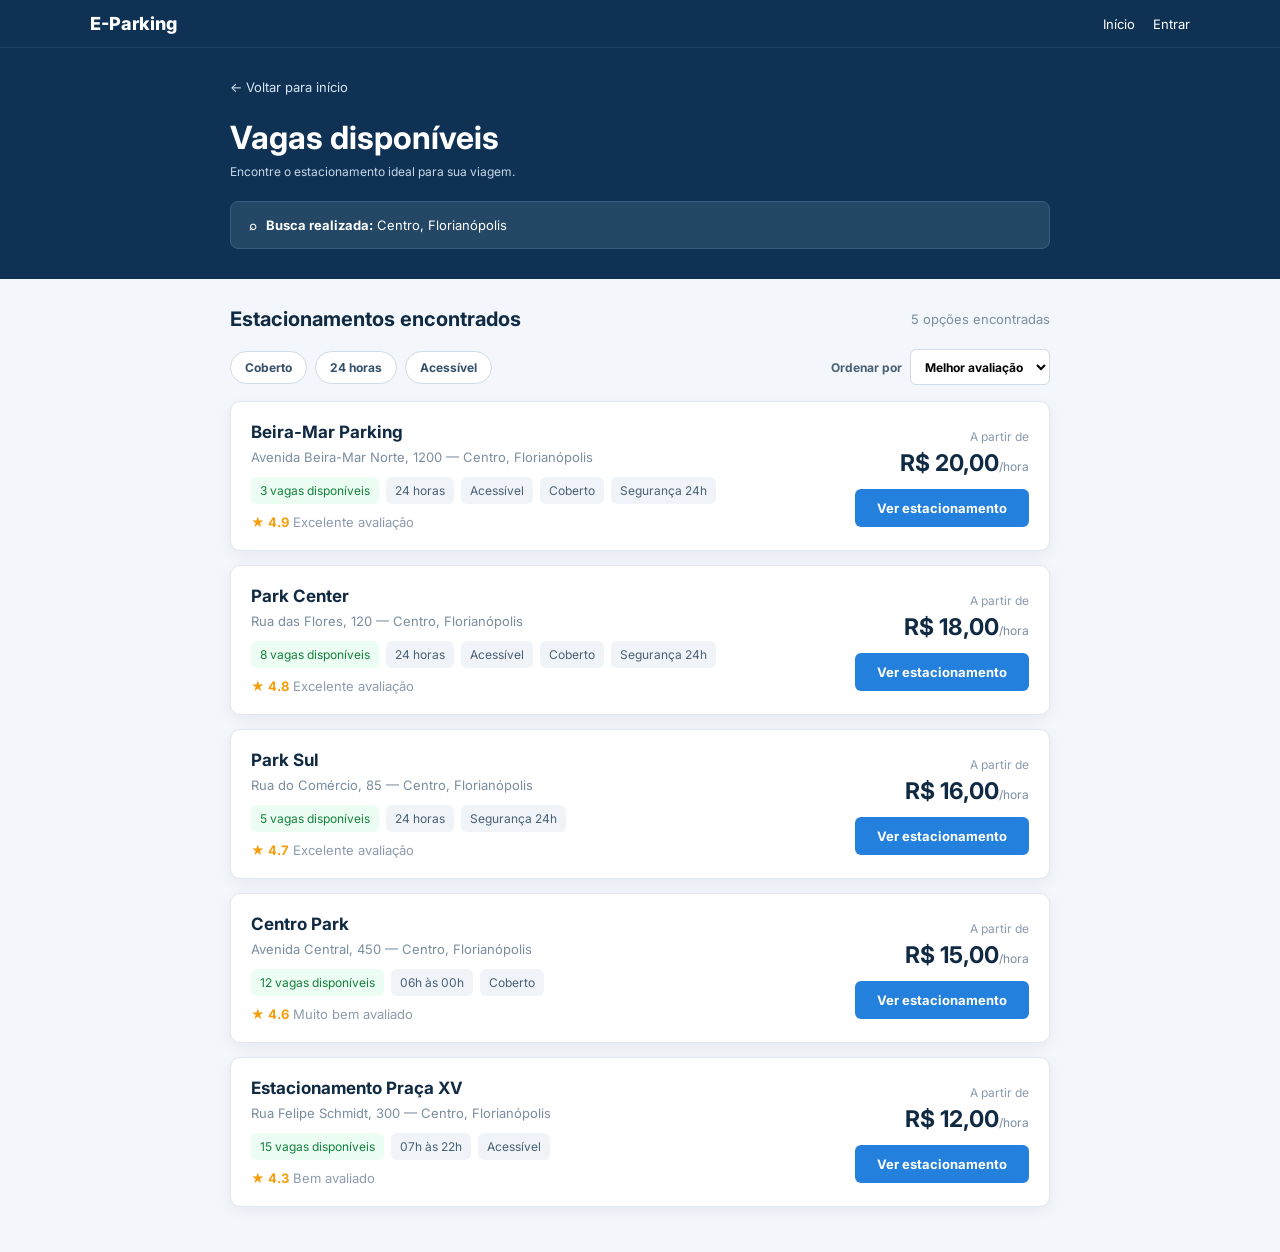
<file: drivers_landing_page/pages/results/results.html>
<!DOCTYPE html>
<html lang="pt-BR">
<head>
<meta charset="UTF-8">
<meta name="viewport" content="width=device-width,initial-scale=1.0">
<title>Vagas disponíveis | E-Parking</title>
<link rel="preconnect" href="https://fonts.googleapis.com">
<link rel="preconnect" href="https://fonts.gstatic.com" crossorigin>
<link href="https://fonts.googleapis.com/css2?family=Inter:wght@400;500;600;700;800&display=swap" rel="stylesheet">
<link rel="stylesheet" href="results.css">
<link rel="stylesheet" href="../../static/css/feedback.css">
</head>
<body>
<section class="top">
  <header class="nav">
    <a class="brand" href="../../index.html">E-Parking</a>
    <nav class="navlinks" id="sessionLinks"><a href="../../index.html">Início</a><a href="../login/login.html">Entrar</a></nav>
  </header>
  <div class="container hero">
    <a class="back" href="../../index.html#buscar">← Voltar para início</a>
    <h1>Vagas disponíveis</h1>
    <p>Encontre o estacionamento ideal para sua viagem.</p>
    <div class="searchbar"><b>⌕ &nbsp; Busca realizada:</b> <span id="searchText">Centro, Florianópolis</span></div>
  </div>
</section>

<main class="main">
  <div class="container">
    <div class="main-head">
      <h2>Estacionamentos encontrados</h2>
      <span id="resultCount">0 opções encontradas</span>
    </div>

    <div class="toolbar">
      <div class="filters" role="group" aria-label="Filtrar estacionamentos">
        <button type="button" class="filter" data-feature="Coberto" aria-pressed="false">Coberto</button>
        <button type="button" class="filter" data-feature="24 horas" aria-pressed="false">24 horas</button>
        <button type="button" class="filter" data-feature="Acessível" aria-pressed="false">Acessível</button>
      </div>
      <label class="sort">Ordenar por
        <select id="sortSelect">
          <option value="rating">Melhor avaliação</option>
          <option value="price">Menor preço</option>
          <option value="spots">Mais vagas</option>
        </select>
      </label>
    </div>

    <div class="list" id="parkingList"></div>
    <p class="empty" id="emptyMessage" hidden>Nenhum estacionamento atende a esses filtros. Tente remover algum filtro.</p>
  </div>
</main>

<template id="parkingCardTemplate">
  <article class="card">
    <div>
      <h3 class="parking-name"></h3>
      <p class="parking-address"></p>
      <div class="chips"></div>
      <div class="rating"><b class="rating-value"></b> <span class="rating-label"></span></div>
    </div>
    <div class="price">
      <small>A partir de</small><br>
      <strong class="price-value"></strong><span>/hora</span><br>
      <a class="btn">Ver estacionamento</a>
    </div>
  </article>
</template>

<script src="../../static/js/storage.js"></script>
<script src="../../static/js/parkings.js"></script>
<script src="results.js"></script>
</body>
</html>
</file>
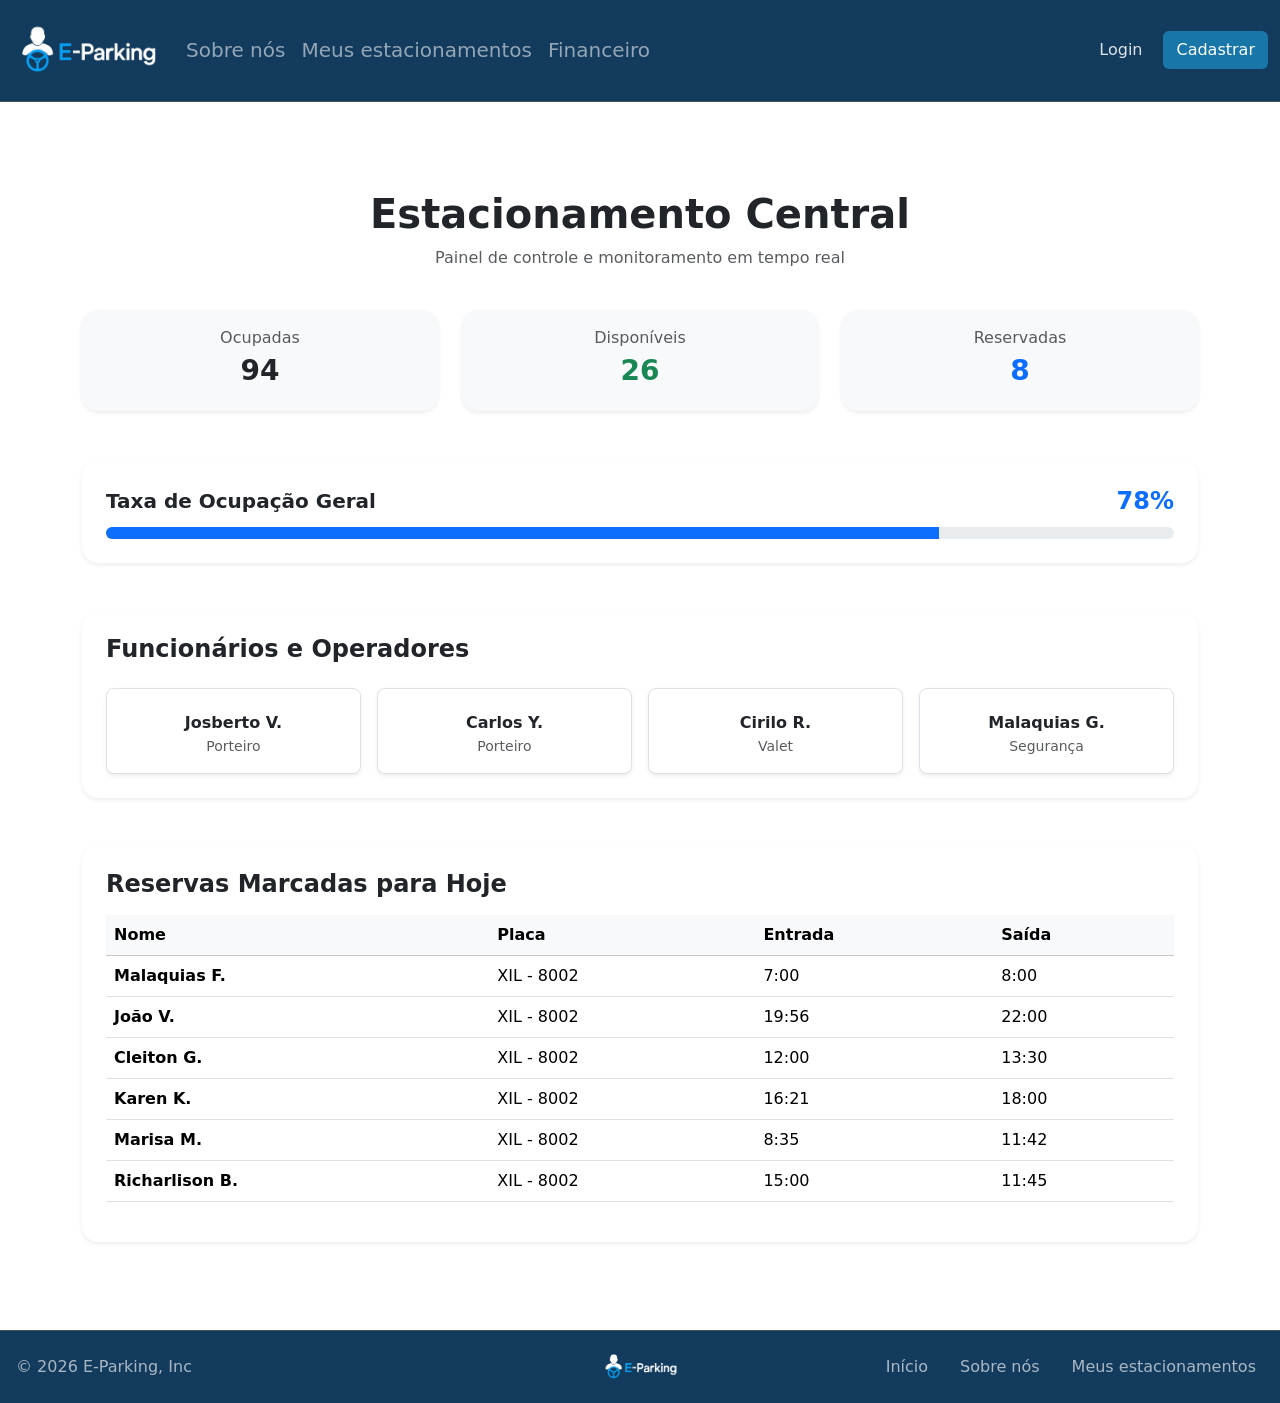
<file: owners_landing_page/pages/dashboard/dashboard.html>
<!doctype html>
<html lang="pt-br">
  <head>
    <meta charset="UTF-8" />
    <meta name="viewport" content="width=device-width, initial-scale=1.0" />

    <!-- Css -->
    <link rel="stylesheet" href="../../static/css/about_us.css" />
    <link rel="stylesheet" href="../../static/css/navbar.css" />
    <link rel="stylesheet" href="../../static/css/responsivity.css" />
    <link rel="stylesheet" href="../../static/css/font.css" />
    <link rel="stylesheet" href="../../static/css/footer.css" />

    <link
      rel="shortcut icon"
      href="./static/images/icone.png"
      type="image/x-icon"
    />

    <link
      href="https://cdn.jsdelivr.net/npm/bootstrap@5.3.8/dist/css/bootstrap.min.css"
      rel="stylesheet"
      integrity="sha384-sRIl4kxILFvY47J16cr9ZwB07vP4J8+LH7qKQnuqkuIAvNWLzeN8tE5YBujZqJLB"
      crossorigin="anonymous"
    />

    <!-- fonts -->
    <link rel="preconnect" href="https://fonts.googleapis.com" />
    <link rel="preconnect" href="https://fonts.gstatic.com" crossorigin />
    <link
      href="https://fonts.googleapis.com/css2?family=Stack+Sans+Headline:wght@200..700&display=swap"
      rel="stylesheet"
    />

    <title>E-Parking Florianópolis</title>
  </head>
  <body>
    <!-- Header -->
    <header>
      <!-- navbar -->
      <custom-navbar
        logo="../../static/images/icone_e_parking.png"
        cssSrc="../../static/css/navbar.css"
        base="../../"
        active="sobre"
      ></custom-navbar>
    </header>

    <!-- Conteudo principal -->
    <main id="main_container" class="py-5">
      <div class="container">
        <!-- Título do Estacionamento -->
        <div class="row mb-4">
          <div class="col-12 text-center">
            <h1 class="text-dark fw-bold">Estacionamento Central</h1>
            <p class="text-muted">
              Painel de controle e monitoramento em tempo real
            </p>
          </div>
        </div>

        <!-- Seção de Estatísticas de Vagas -->
        <div class="row g-4 mb-5">
          <div class="col-md-4">
            <div
              class="card border-0 shadow-sm rounded-4 p-3 text-center bg-light"
            >
              <span class="text-muted fw-medium">Ocupadas</span>
              <h3 class="fw-bold text-dark mt-1">94</h3>
            </div>
          </div>
          <div class="col-md-4">
            <div
              class="card border-0 shadow-sm rounded-4 p-3 text-center bg-light"
            >
              <span class="text-muted fw-medium">Disponíveis</span>
              <h3 class="fw-bold text-success mt-1">26</h3>
            </div>
          </div>
          <div class="col-md-4">
            <div
              class="card border-0 shadow-sm rounded-4 p-3 text-center bg-light"
            >
              <span class="text-muted fw-medium">Reservadas</span>
              <h3 class="fw-bold text-primary mt-1">8</h3>
            </div>
          </div>
        </div>

        <!-- Barra de Progresso de Ocupação -->
        <div class="card border-0 shadow-sm rounded-4 p-4 mb-5">
          <div class="d-flex justify-content-between align-items-center mb-2">
            <h5 class="fw-bold text-dark m-0">Taxa de Ocupação Geral</h5>
            <span class="fs-4 fw-bold text-primary">78%</span>
          </div>
          <div class="progress" style="height: 12px">
            <div
              class="progress-bar bg-custom-blue"
              role="progressbar"
              style="width: 78%"
              aria-valuenow="78"
              aria-valuemin="0"
              aria-valuemax="100"
            ></div>
          </div>
        </div>

        <!-- Seção de Funcionários -->
        <div class="card border-0 shadow-sm rounded-4 p-4 mb-5">
          <h3 class="fs-4 fw-bold text-dark mb-4">Funcionários e Operadores</h3>
          <div class="row g-3">
            <div class="col-sm-6 col-md-3">
              <div class="p-3 border rounded-3 bg-white text-center shadow-sm">
                <div class="mb-2 text-secondary">
                  <i class="bi bi-person-circle fs-2"></i>
                </div>
                <h6 class="fw-bold mb-1">Josberto V.</h6>
                <p class="text-muted small m-0">Porteiro</p>
              </div>
            </div>
            <div class="col-sm-6 col-md-3">
              <div class="p-3 border rounded-3 bg-white text-center shadow-sm">
                <div class="mb-2 text-secondary">
                  <i class="bi bi-person-circle fs-2"></i>
                </div>
                <h6 class="fw-bold mb-1">Carlos Y.</h6>
                <p class="text-muted small m-0">Porteiro</p>
              </div>
            </div>
            <div class="col-sm-6 col-md-3">
              <div class="p-3 border rounded-3 bg-white text-center shadow-sm">
                <div class="mb-2 text-secondary">
                  <i class="bi bi-person-circle fs-2"></i>
                </div>
                <h6 class="fw-bold mb-1">Cirilo R.</h6>
                <p class="text-muted small m-0">Valet</p>
              </div>
            </div>
            <div class="col-sm-6 col-md-3">
              <div class="p-3 border rounded-3 bg-white text-center shadow-sm">
                <div class="mb-2 text-secondary">
                  <i class="bi bi-person-circle fs-2"></i>
                </div>
                <h6 class="fw-bold mb-1">Malaquias G.</h6>
                <p class="text-muted small m-0">Segurança</p>
              </div>
            </div>
          </div>
        </div>

        <!-- Tabela de Reservas Marcadas para Hoje -->
        <div class="card border-0 shadow-sm rounded-4 p-4">
          <h3 class="fs-4 fw-bold text-dark mb-3">
            Reservas Marcadas para Hoje
          </h3>
          <div class="table-responsive">
            <table class="table table-hover align-middle">
              <thead class="table-light">
                <tr>
                  <th>Nome</th>
                  <th>Placa</th>
                  <th>Entrada</th>
                  <th>Saída</th>
                </tr>
              </thead>
              <tbody>
                <tr>
                  <td class="fw-semibold">Malaquias F.</td>
                  <td>XIL - 8002</td>
                  <td>7:00</td>
                  <td>8:00</td>
                </tr>
                <tr>
                  <td class="fw-semibold">João V.</td>
                  <td>XIL - 8002</td>
                  <td>19:56</td>
                  <td>22:00</td>
                </tr>
                <tr>
                  <td class="fw-semibold">Cleiton G.</td>
                  <td>XIL - 8002</td>
                  <td>12:00</td>
                  <td>13:30</td>
                </tr>
                <tr>
                  <td class="fw-semibold">Karen K.</td>
                  <td>XIL - 8002</td>
                  <td>16:21</td>
                  <td>18:00</td>
                </tr>
                <tr>
                  <td class="fw-semibold">Marisa M.</td>
                  <td>XIL - 8002</td>
                  <td>8:35</td>
                  <td>11:42</td>
                </tr>
                <tr>
                  <td class="fw-semibold">Richarlison B.</td>
                  <td>XIL - 8002</td>
                  <td>15:00</td>
                  <td>11:45</td>
                </tr>
              </tbody>
            </table>
          </div>
        </div>
      </div>
    </main>

    <!-- footer -->

    <custom-footer
      logo="../../static/images/icone_e_parking.png"
      cssSrc="../../static/css/footer.css"
      base="../../"
    ></custom-footer>

    <!-- scripts -->

    <script
      src="https://cdn.jsdelivr.net/npm/bootstrap@5.3.8/dist/js/bootstrap.bundle.min.js"
      integrity="sha384-FKyoEForCGlyvwx9Hj09JcYn3nv7wiPVlz7YYwJrWVcXK/BmnVDxM+D2scQbITxI"
      crossorigin="anonymous"
    ></script>

    <script src="../../static/components/footer.js"></script>

    <script src="../../static/components/navbar.js"></script>
  </body>
</html>
</file>
<file: drivers_landing_page/static/css/index.css>
:root{
  --navy:#0f3153;
  --navy-2:#123b63;
  --blue:#2476f3;
  --blue-2:#58a5ff;
  --mid:#1f5689;
  --light:#dbeafb;
  --white:#ffffff;
  --text:#ffffff;
  --muted:#c5d7e8;
  --line:#2b5a82;
  --dark:#0a2138;
}
*{box-sizing:border-box}
html{scroll-behavior:smooth}
body{margin:0;font-family:Inter,Arial,sans-serif;background:var(--navy);color:#fff}
a{text-decoration:none;color:inherit}
.container{width:min(1080px,calc(100% - 40px));margin:0 auto}

.site-header{
  height:58px;background:var(--navy);border-bottom:1px solid rgba(255,255,255,.35);
  position:sticky;top:0;z-index:30
}
.site-header .container{height:100%;display:flex;align-items:center;justify-content:space-between}
.brand{font-size:20px;font-weight:800;color:#55a2ff}
.main-nav{display:flex;align-items:center;gap:26px;font-size:12px;font-weight:700}
.main-nav a{color:#fff}
.main-actions{display:flex;gap:10px}
.btn{border-radius:7px;padding:10px 18px;font-size:12px;font-weight:700;display:inline-flex;align-items:center;justify-content:center}
.btn-outline{border:1px solid #55a2ff;color:#fff;background:transparent}
.btn-light{background:#eaf3ff;color:#183550}
.btn-blue{background:#55a2ff;color:#173652;border:none}
.btn-dark{background:#1e2a35;color:#fff;border:none}

.hero{padding:42px 0 58px}
.hero-grid{display:grid;grid-template-columns:1fr 1fr;gap:62px;align-items:center}
.eyebrow{font-size:11px;font-weight:800;color:#58a5ff;letter-spacing:.5px;text-transform:uppercase}
.hero h1{font-size:58px;line-height:1.05;margin:18px 0 20px;font-weight:800;letter-spacing:-2px}
.hero h1 span{display:block;color:#58a5ff}
.hero p{max-width:530px;font-size:16px;line-height:1.65;color:#d0deec}
.hero-buttons{display:flex;gap:12px;margin-top:28px}
.hero-map{
  height:360px;border-radius:17px;overflow:hidden;position:relative;
  background:linear-gradient(140deg,#1c568e 0%,#1e69df 100%)
}
.road{position:absolute;background:#dbeafb;opacity:.95}
.r1{width:130%;height:28px;left:-15%;top:60px;transform:rotate(-14deg)}
.r2{width:130%;height:28px;left:-18%;top:175px;transform:rotate(18deg)}
.r3{width:120%;height:26px;left:-10%;bottom:55px;transform:rotate(-8deg)}
.r4{width:26px;height:135%;right:90px;top:-10%;transform:rotate(-14deg)}
.pin{position:absolute;width:28px;height:28px;background:white;border:4px solid #58a5ff;border-radius:50%;box-shadow:0 8px 18px #0005}
.p1{top:26%;left:27%}.p2{top:50%;right:28%}.p3{bottom:19%;left:46%}.p4{top:20%;right:13%}
.map-card{position:absolute;left:50%;bottom:30px;transform:translateX(-50%);background:#fff;color:#173652;padding:15px 18px;border-radius:10px;min-width:175px;box-shadow:0 12px 28px #0004}
.map-card b{display:block;font-size:13px}.map-card span{display:block;margin-top:7px;font-size:11px;color:#6f8499}

.search-wrap{padding:0 0 70px}
.search-card{background:#1d507e;border:1px solid #2f6798;border-radius:15px;padding:34px 36px}
.search-card h2{font-size:28px;margin:10px 0 8px}
.search-card p{margin:0 0 26px;color:#d2e1ee;font-size:13px}
.search-grid{display:grid;grid-template-columns:2.2fr 1fr 1fr auto;gap:14px;align-items:end}
.field label{display:block;font-size:11px;font-weight:700;margin-bottom:8px}
.field input,.field select{width:100%;height:42px;border:1px solid #a9bfd3;border-radius:6px;padding:0 12px;font:inherit;color:#213c56;background:#fff}

.steps{padding:55px 0 62px;background:var(--navy)}
.section-head{text-align:center;margin-bottom:38px}
.section-head .eyebrow{display:block}
.section-head h2{font-size:31px;margin:9px 0 8px}
.section-head p{font-size:12px;color:#cbdbea;margin:0}
.cards3{display:grid;grid-template-columns:repeat(3,1fr);gap:16px}
.step-card{background:#1c507e;border:1px solid #2f6798;border-radius:12px;padding:26px 24px;min-height:160px}
.step-card .num{color:#58a5ff;font-weight:800;font-size:12px}
.step-card h3{font-size:18px;margin:22px 0 10px}
.step-card p{font-size:12px;line-height:1.6;color:#d0deeb;margin:0}

.benefits{padding:65px 0 65px;background:#1d507e}
.cards4{display:grid;grid-template-columns:repeat(4,1fr);gap:16px;margin-top:35px}
.benefit-card{background:#0f3153;border:1px solid #2f6798;border-radius:12px;padding:24px;min-height:165px}
.icon-box{width:34px;height:34px;border-radius:6px;background:#eaf3ff;color:#2d80f1;display:grid;place-items:center;font-weight:800}
.benefit-card h3{font-size:15px;margin:18px 0 8px}
.benefit-card p{font-size:12px;line-height:1.55;color:#cbdbea;margin:0}

.cta{padding:58px 0;background:var(--navy)}
.cta-box{background:#2476f3;border-radius:12px;padding:35px;display:flex;align-items:center;justify-content:space-between;gap:30px}
.cta-box h2{font-size:29px;margin:8px 0 7px}
.cta-box p{font-size:12px;color:#e9f2ff;margin:0}
.footer{background:#0a2138;border-top:1px solid #2f587a;padding:26px 0}
.footer .container{display:flex;justify-content:space-between;gap:30px;color:#c6d6e5;font-size:12px}
.footer strong{display:block;color:#fff;margin-bottom:6px}

@media(max-width:900px){
  .main-nav{display:none}.hero-grid{grid-template-columns:1fr}.hero{padding-top:35px}
  .search-grid{grid-template-columns:1fr 1fr}.search-grid .dest{grid-column:1/-1}
  .cards4{grid-template-columns:1fr 1fr}
}
@media(max-width:600px){
  .container{width:min(100% - 24px,1080px)}
  .hero h1{font-size:42px}.hero-map{height:280px}
  .search-grid,.cards3,.cards4{grid-template-columns:1fr}
  .search-grid .dest{grid-column:auto}.cta-box,.footer .container{flex-direction:column;align-items:flex-start}
}

.cta .eyebrow{color:#eaf3ff}
.main-actions .user-greeting{align-self:center;font-size:12px;color:#d0deec}
.main-actions a:not(.btn){display:inline-flex;align-items:center;font-size:12px;font-weight:700;padding:10px 4px}
.search-grid{row-gap:30px}
.search-card .field{position:relative}
.search-card .field-error{position:absolute;top:100%;left:0;color:#ffc9c9}
</file>
<file: drivers_landing_page/static/css/feedback.css>
/* Estilos compartilhados de validação e mensagens geradas pelo JavaScript. */

[hidden]{display:none !important}

.field-error{display:block;margin-top:6px;font-size:12px;font-weight:600;color:#dc2626}
.has-error input,.has-error select{border-color:#dc2626 !important;background:#fff5f5}

.form-message{border-radius:7px;padding:11px 13px;margin:0 0 16px;font-size:13px;font-weight:600;line-height:1.45}
.form-message.error{background:#fee2e2;color:#991b1b}
.form-message.success{background:#dcfce7;color:#166534}
.form-message.info{background:#e0efff;color:#1e4f86}
.form-message a{text-decoration:underline;font-weight:800}

.user-greeting{font-weight:700;opacity:.85}
</file>
<file: owners_landing_page/static/css/navbar.css>
/* Geral */

#nav_bar {
    background-color: #123B5D;
    font-size: 20px;
}


.logo {
  width: 150px;
}

/* botoes */

#register_btn {
    background-color: #1976A8;
    color: white;
    transition: all 0.2s ease;
}

#register_btn:hover {
    background-color: #14597e !important;
}

#login_btn:hover{
    color: white;
}
</file>
<file: owners_landing_page/static/css/responsivity.css>
@media (max-width: 420px) {
  .banner_container {
    max-height: 60px;
    width: 100%;
    background-position: center;
    background-size: cover;
  }

  #titulo {
    text-align: center;
    line-height: 60px;
    font-size: 30px;
    color: white;
  }

  #main_container {
    margin: 10px auto;
  }

  #map_container {
    flex-direction: column;
    text-align: center;
  }

  #map_container img {
    
    border-radius: 5px;
    -webkit-box-shadow: 0px 1px 5px 3px #000000;
    box-shadow: 0px 1px 5px 3px #000000;
  }

  #map_search {
    text-align: center;
    margin: auto 0;
  }

  #logo_footer {
    display: none;
  }

  footer {
    font-size: 13px;
  }

  #flori_tm {
    margin: 0 auto;
  }

  #footer_nav {
    margin:0 auto;
  }

}


/* =========================
   RESPONSIVIDADE
========================= */

@media (max-width: 991px) {

    #hero {
        padding: 50px 40px;
    }

    #hero h1 {
        font-size: 40px;
    }

    .dashboard-card {
        margin-top: 40px;
    }
}

@media (max-width: 768px) {

    #main_container {
        padding: 20px;
    }

    #hero {
        padding: 40px 25px;
        border-radius: 18px;
    }

    #hero h1 {
        font-size: 34px;
    }

    .hero-description {
        font-size: 16px;
    }

    .dashboard-info {
        grid-template-columns: 1fr;
    }

    #cta {
        padding: 40px 25px;
        border-radius: 18px;
    }

    .cta-content h2 {
        font-size: 28px;
    }
}

@media (max-width: 480px) {

    #hero h1 {
        font-size: 30px;
    }

    .hero-buttons {
        flex-direction: column;
    }

    .btn-eparking,
    .btn-outline-eparking {
        text-align: center;
        width: 100%;
    }
}
</file>
<file: owners_landing_page/static/css/font.css>
body {
  font-family: "Inter", sans-serif;
  font-optical-sizing: auto;
}
</file>
<file: owners_landing_page/static/css/footer.css>
#foo_ter {
  background-color: #123B5D;
}
</file>
<file: drivers_landing_page/pages/confirmation/confirmation.css>
*{box-sizing:border-box}body{margin:0;font-family:Inter,Arial,sans-serif;background:#f3f6fa;color:#102a43}a{text-decoration:none;color:inherit}.top{height:48px;background:#fff;border-bottom:1px solid #dfe5eb}.top .inner{width:min(700px,calc(100% - 40px));height:100%;margin:auto;display:flex;justify-content:space-between;align-items:center}.brand{color:#2476f3;font-weight:800;font-size:15px}.back{font-size:12px}.wrap{padding:26px 0 50px}.card{width:min(470px,calc(100% - 40px));margin:auto;background:#fff;border:1px solid #dfe5eb;border-radius:9px;padding:26px 24px;text-align:center}.check{width:42px;height:42px;margin:auto;border-radius:50%;background:#e8f8ee;color:#16a34a;display:grid;place-items:center;font-size:26px}.card h1{font-size:23px;margin:14px 0 8px}.sub{font-size:12px;color:#7d8fa0}.code{display:inline-block;margin:15px 0 20px;padding:8px 12px;border-radius:6px;background:#eef6ff;color:#2476f3;font-size:12px;font-weight:800}.details{display:grid;grid-template-columns:110px 1fr;gap:15px;align-items:center;text-align:left}.qr{width:92px;height:92px;background:repeating-linear-gradient(45deg,#000 0 4px,#fff 4px 8px);border:7px solid #fff;outline:1px solid #d7dfe7}.box{border:1px solid #dfe5eb;border-radius:7px;padding:16px}.box h2{font-size:13px;margin:0 0 12px}.row{display:flex;justify-content:space-between;font-size:12px;padding:8px 0;border-bottom:1px solid #edf1f4;color:#7d8fa0}.row b{color:#102a43}.paid{display:flex;justify-content:space-between;font-size:13px;margin-top:10px}.note{text-align:left;background:#f6f8fa;border-radius:6px;padding:12px;margin-top:18px}.note b{font-size:12px}.note p{font-size:12px;color:#7d8fa0;line-height:1.5}.actions{display:flex;justify-content:center;gap:8px;margin-top:18px}.btn{padding:9px 15px;border-radius:5px;font-size:12px;font-weight:700}.dark{background:#202c37;color:#fff}.outline{border:1px solid #202c37}
.sub{font-size:14px;line-height:1.5}.row b{text-align:right}
@media(max-width:520px){.card{padding:22px 16px}.details{grid-template-columns:1fr;justify-items:center}.box{width:100%}.actions{flex-direction:column}.actions .btn{text-align:center}}
</file>
<file: drivers_landing_page/pages/login/login.css>
*{box-sizing:border-box}body{margin:0;font-family:Inter,Arial,sans-serif;background:#0f3153;color:#fff;min-height:100vh}a{text-decoration:none;color:inherit}.nav{height:56px;border-bottom:1px solid rgba(255,255,255,.09);display:flex;justify-content:space-between;align-items:center;padding:0 max(7vw,20px)}.brand{font-weight:800;color:#58a5ff}.links{display:flex;gap:14px;font-size:13px}.wrap{min-height:calc(100vh - 56px);display:grid;place-items:center;padding:30px 20px}.auth{width:min(900px,100%);display:grid;grid-template-columns:1fr 1fr;background:#fff;border-radius:15px;overflow:hidden;box-shadow:0 20px 50px #0003}.info{padding:45px;background:linear-gradient(145deg,#1b4d7a,#0f3153)}.info h1{font-size:36px;margin:12px 0}.info h1 span{color:#58a5ff}.info p{color:#c5d7e8;line-height:1.65}.form{padding:45px;color:#102a43}.form h2{margin-top:0}.field{margin-bottom:14px}.field label{display:block;font-size:13px;font-weight:700;margin-bottom:6px}.field input,.field select{width:100%;height:42px;border:1px solid #d6e0e8;border-radius:7px;padding:0 11px}.btn{width:100%;height:42px;border:0;border-radius:7px;background:#2476f3;color:#fff;font-weight:700}.small{font-size:13px;color:#6f8498}.small a{color:#2476f3;font-weight:700}@media(max-width:700px){.auth{grid-template-columns:1fr}}
</file>
<file: drivers_landing_page/pages/parking/parking.css>
*{box-sizing:border-box}body{margin:0;font-family:Inter,Arial,sans-serif;background:#f3f6fa;color:#102a43}a{text-decoration:none;color:inherit}.topbar{height:50px;background:#fff;border-bottom:1px solid #e1e6eb;display:flex;align-items:center}.container{width:min(900px,calc(100% - 40px));margin:auto}.back{font-size:13px;font-weight:600}.wrap{padding:28px 0}.grid{display:grid;grid-template-columns:1.7fr .82fr;gap:18px}.card{background:#fff;border:1px solid #dfe5eb;border-radius:10px;overflow:hidden}.map{height:225px;background:#dce9f7;position:relative;overflow:hidden}.road{position:absolute;background:#fff}.r1{width:120%;height:25px;left:-10%;top:54px;transform:rotate(-13deg)}.r2{width:120%;height:24px;left:-12%;top:135px;transform:rotate(17deg)}.r3{width:23px;height:130%;right:85px;top:-12%;transform:rotate(-12deg)}.pin{position:absolute;left:50%;top:48%;transform:translate(-50%,-50%);width:32px;height:32px;border-radius:50%;background:#2476f3;color:#fff;display:grid;place-items:center;font-size:14px;font-weight:800;border:4px solid #fff;box-shadow:0 6px 16px #0003}.content{padding:25px}.content h1{font-size:27px;margin:0 0 8px}.content>p{font-size:12px;color:#6c8195;margin:0}.rating{color:#f59e0b;font-size:12px;font-weight:700;margin:16px 0}.chips{display:flex;gap:8px;flex-wrap:wrap}.chip{font-size:13px;padding:7px 11px;background:#f2f5f8;border-radius:6px}.content h3{font-size:15px;margin:22px 0 8px}.content .desc{line-height:1.65}
.booking{padding:22px}.booking h2{font-size:20px;margin:0 0 20px}.field{margin-bottom:15px}.field label{display:block;font-size:13px;font-weight:700;margin-bottom:7px}.field input,.field select{width:100%;height:38px;border:1px solid #d7dfe7;border-radius:5px;padding:0 10px;background:#fff}.summary{background:#f6f8fa;border-radius:8px;padding:15px;margin:18px 0}.row{display:flex;justify-content:space-between;font-size:13px;color:#6c8195;margin:8px 0}.total{border-top:1px solid #dfe5eb;padding-top:12px;margin-top:12px;font-size:15px;color:#102a43;font-weight:800}.btn{width:100%;height:40px;border:0;border-radius:6px;background:#202c37;color:#fff;font-weight:700;font-size:13px;cursor:pointer}.note{text-align:center;font-size:12px;color:#8293a4;margin-top:10px}
@media(max-width:760px){.grid{grid-template-columns:1fr}}
</file>
<file: drivers_landing_page/pages/payment/payment.css>
*{box-sizing:border-box}body{margin:0;font-family:Inter,Arial,sans-serif;background:#0f3153;color:#fff;min-height:100vh}a{text-decoration:none;color:inherit}.nav{height:50px;border-bottom:1px solid rgba(255,255,255,.08);display:flex;align-items:center;justify-content:space-between;padding:0 max(7vw,20px)}.brand{font-size:18px;font-weight:800}.links{display:flex;gap:18px;font-size:13px}.container{width:min(780px,calc(100% - 40px));margin:auto}.header{padding:30px 0 24px}.back{font-size:13px;color:#d7e5f2}.header h1{font-size:29px;margin:20px 0 6px}.header p{font-size:13px;color:#c5d7e8;margin:0}.grid{display:grid;grid-template-columns:1.45fr .88fr;gap:16px;align-items:start;padding:10px 0 50px}.card{background:#fff;color:#102a43;border-radius:9px;padding:22px}.card h2{font-size:17px;margin:0 0 16px}.methods{display:grid;grid-template-columns:repeat(3,1fr);gap:7px;margin-bottom:18px}.method{height:58px;border:1px solid #d9e1e8;background:#f8fafc;border-radius:6px;display:flex;flex-direction:column;align-items:center;justify-content:center;font-size:12px;font-weight:700;cursor:pointer}.method.active{background:#eef6ff;border-color:#2380dc;color:#2380dc}.field{margin-bottom:13px}.field label{display:block;font-size:12px;font-weight:700;margin-bottom:6px}.field input{width:100%;height:34px;border:1px solid #d9e1e8;border-radius:5px;padding:0 10px;background:#f8fafc}.twocol{display:grid;grid-template-columns:1fr 1fr;gap:10px}.btn{width:100%;height:38px;border:0;border-radius:5px;background:#2380dc;color:#fff;font-size:13px;font-weight:700;cursor:pointer}.summary-title{font-size:17px}.parking{font-weight:800;margin-top:12px}.address{font-size:12px;color:#7d8fa0;margin:6px 0 14px;padding-bottom:12px;border-bottom:1px solid #e2e8ee}.row{display:flex;justify-content:space-between;font-size:12px;color:#7d8fa0;margin:12px 0}.row b{color:#102a43}.total{border-top:1px solid #e2e8ee;padding-top:14px;margin-top:15px;font-size:15px;font-weight:800;color:#102a43}.total strong{font-size:21px;color:#2380dc}.secure{text-align:center;font-size:12px;color:#8b9aa8;margin-top:15px}
@media(max-width:700px){.grid{grid-template-columns:1fr}}
.method{font:inherit;font-size:12px;font-weight:700;color:#35506a}
.method-info{background:#eef6ff;color:#1e4f86;border-radius:6px;padding:13px;font-size:13px;line-height:1.5;margin-bottom:16px}
.links .user-greeting{color:#c5d7e8}
</file>
<file: drivers_landing_page/pages/register/register.css>
*{box-sizing:border-box}body{margin:0;font-family:Inter,Arial,sans-serif;background:#0f3153;color:#fff;min-height:100vh}a{text-decoration:none;color:inherit}.nav{height:56px;border-bottom:1px solid rgba(255,255,255,.09);display:flex;justify-content:space-between;align-items:center;padding:0 max(7vw,20px)}.brand{font-weight:800;color:#58a5ff}.links{display:flex;gap:14px;font-size:13px}.wrap{min-height:calc(100vh - 56px);display:grid;place-items:center;padding:30px 20px}.auth{width:min(900px,100%);display:grid;grid-template-columns:1fr 1fr;background:#fff;border-radius:15px;overflow:hidden;box-shadow:0 20px 50px #0003}.info{padding:45px;background:linear-gradient(145deg,#1b4d7a,#0f3153)}.info h1{font-size:36px;margin:12px 0}.info h1 span{color:#58a5ff}.info p{color:#c5d7e8;line-height:1.65}.form{padding:45px;color:#102a43}.form h2{margin-top:0}.field{margin-bottom:14px}.field label{display:block;font-size:13px;font-weight:700;margin-bottom:6px}.field input,.field select{width:100%;height:42px;border:1px solid #d6e0e8;border-radius:7px;padding:0 11px}.btn{width:100%;height:42px;border:0;border-radius:7px;background:#2476f3;color:#fff;font-weight:700}.small{font-size:13px;color:#6f8498}.small a{color:#2476f3;font-weight:700}@media(max-width:700px){.auth{grid-template-columns:1fr}}
</file>
<file: drivers_landing_page/pages/reservations/reservations.css>
*{box-sizing:border-box}body{margin:0;font-family:Inter,Arial,sans-serif;background:#f3f6fa;color:#102a43}a{text-decoration:none;color:inherit}
.nav{height:56px;background:#fff;border-bottom:1px solid #e1e6eb;display:flex;justify-content:space-between;align-items:center;padding:0 max(7vw,20px)}.brand{color:#2476f3;font-weight:800;font-size:18px}
.links{display:flex;gap:16px;align-items:center;font-size:13px;font-weight:600}
.container{width:min(900px,calc(100% - 32px));margin:auto}.main{padding:28px 0 50px}
.page-head{display:flex;justify-content:space-between;align-items:flex-end;gap:16px;margin-bottom:18px}
.page-head h1{font-size:28px;margin:0 0 6px}.page-head p{font-size:14px;color:#718497;margin:0}
.card{background:#fff;border:1px solid #dfe5eb;border-radius:10px;padding:20px;margin-top:16px}
.top{display:flex;justify-content:space-between;align-items:flex-start;gap:12px}.top b{font-size:17px}.top p{font-size:13px;color:#718497;margin:5px 0 0}
.status{background:#e8f8ee;color:#16803b;border-radius:14px;padding:6px 11px;font-size:12px;font-weight:700;white-space:nowrap}.status.finished{background:#eef1f4;color:#5b6b7a}
.meta{display:grid;grid-template-columns:repeat(4,1fr);gap:12px;border-top:1px solid #e8edf1;border-bottom:1px solid #e8edf1;padding:14px 0;margin:14px 0}
.meta small{display:block;color:#8495a5;font-size:12px;margin-bottom:3px}.meta b{font-size:14px}
.bottom{display:flex;justify-content:space-between;align-items:center;gap:12px;flex-wrap:wrap}.code-text{font-size:13px;color:#5b6b7a}.total{font-size:18px}
.card-actions{display:flex;gap:8px;flex-wrap:wrap}
.btn{display:inline-block;border:1px solid #202c37;background:#202c37;color:#fff;padding:9px 14px;border-radius:6px;font:inherit;font-size:13px;font-weight:700;cursor:pointer}
.btn.outline{background:#fff;color:#202c37}
.btn.danger{background:#fff;color:#b91c1c;border-color:#f3b4b4}.confirm-yes.danger{background:#dc2626;color:#fff;border-color:#dc2626}
.edit-form{display:grid;grid-template-columns:repeat(3,1fr);gap:12px;background:#f6f8fa;border-radius:8px;padding:14px;margin-bottom:14px}
.edit-form .field span{display:block;font-size:12px;font-weight:700;margin-bottom:6px}
.edit-form input,.edit-form select{width:100%;height:38px;border:1px solid #d7dfe7;border-radius:6px;padding:0 10px;font:inherit;font-size:14px;background:#fff}
.edit-actions{grid-column:1/-1;display:flex;justify-content:flex-end;align-items:center;gap:8px;flex-wrap:wrap}.edit-total{margin-right:auto;font-size:14px;font-weight:700}
.confirm-delete{display:flex;justify-content:space-between;align-items:center;gap:12px;flex-wrap:wrap;background:#fef2f2;border-radius:8px;padding:12px 14px;margin-bottom:14px;font-size:14px;font-weight:600;color:#991b1b}
.confirm-delete div{display:flex;gap:8px}
.edit-form[hidden],.confirm-delete[hidden]{display:none}
.empty{background:#fff;border:1px dashed #cfdbe6;border-radius:10px;padding:32px 20px;text-align:center;margin-top:16px}.empty b{font-size:17px}.empty p{font-size:14px;color:#718497}
@media(max-width:640px){
  .page-head{flex-direction:column;align-items:flex-start}
  .meta{grid-template-columns:1fr 1fr}
  .edit-form{grid-template-columns:1fr}
  .bottom{flex-direction:column;align-items:flex-start}
  .card-actions{width:100%}.card-actions .btn{flex:1;text-align:center}
}
</file>
<file: drivers_landing_page/pages/results/results.css>
*{box-sizing:border-box}body{margin:0;font-family:Inter,Arial,sans-serif;background:#f3f6fa;color:#102a43}a{text-decoration:none;color:inherit}.container{width:min(820px,calc(100% - 40px));margin:auto}
.top{background:#0f3153;color:#fff;padding-bottom:30px}.nav{height:48px;border-bottom:1px solid rgba(255,255,255,.08);display:flex;align-items:center;justify-content:space-between;padding:0 max(7vw,20px)}.brand{font-size:18px;font-weight:800}.navlinks{display:flex;gap:18px;font-size:13px}.hero{padding:28px 0 0}.back{font-size:13px;color:#d7e5f2}.hero h1{font-size:32px;margin:22px 0 7px}.hero p{font-size:12px;color:#c5d7e8;margin:0 0 22px}.searchbar{background:#244765;border:1px solid #375d7f;border-radius:8px;padding:15px 18px;font-size:13px}
.main{padding:28px 0 45px}.main-head{display:flex;justify-content:space-between;align-items:center;margin-bottom:18px}.main-head h2{font-size:20px;margin:0}.main-head span{font-size:13px;color:#7a8d9f}.list{display:grid;gap:14px}.card{background:#fff;border:1px solid #e2e8ee;border-radius:10px;padding:20px;display:flex;align-items:center;justify-content:space-between;box-shadow:0 4px 15px rgba(15,49,83,.06)}
.card h3{font-size:17px;margin:0 0 7px}.card p{font-size:13px;color:#7a8d9f;margin:0}.chips{display:flex;gap:7px;flex-wrap:wrap;margin-top:12px}.chip{background:#f0f4f8;border-radius:6px;padding:6px 9px;font-size:12px;color:#496074}.available{color:#15803d;background:#ecfdf3}.rating{margin-top:10px;font-size:13px;color:#8c9bad}.rating b{color:#f59e0b}.price{text-align:right;min-width:145px}.price small{font-size:12px;color:#8c9bad}.price strong{display:inline-block;font-size:23px;margin:4px 0 12px}.price span{font-size:12px;color:#7a8d9f}.btn{display:inline-block;background:#2380dc;color:#fff;font-size:13px;font-weight:700;padding:11px 22px;border-radius:6px}
@media(max-width:650px){.card{flex-direction:column;align-items:flex-start;gap:14px}.price{text-align:left}}
.toolbar{display:flex;justify-content:space-between;align-items:center;gap:12px;flex-wrap:wrap;margin-bottom:16px}
.filters{display:flex;gap:8px;flex-wrap:wrap}
.filter{border:1px solid #cfdbe6;background:#fff;color:#35506a;border-radius:20px;padding:8px 14px;font:inherit;font-size:12px;font-weight:700;cursor:pointer}
.filter.active{background:#2380dc;border-color:#2380dc;color:#fff}
.sort{display:flex;align-items:center;gap:8px;font-size:12px;font-weight:700;color:#496074}
.sort select{height:36px;border:1px solid #cfdbe6;border-radius:6px;padding:0 10px;font:inherit;font-size:12px;background:#fff}
.empty{background:#fff;border:1px dashed #cfdbe6;border-radius:10px;padding:24px;text-align:center;font-size:13px;color:#6c8195}
</file>
<file: owners_landing_page/static/css/about_us.css>
body {
  background: #ffffff;

}

#main_container {
  max-width: 1200px;
  margin: 40px auto;
  padding-bottom: 400px;
  min-height: 100vh;
}
</file>
